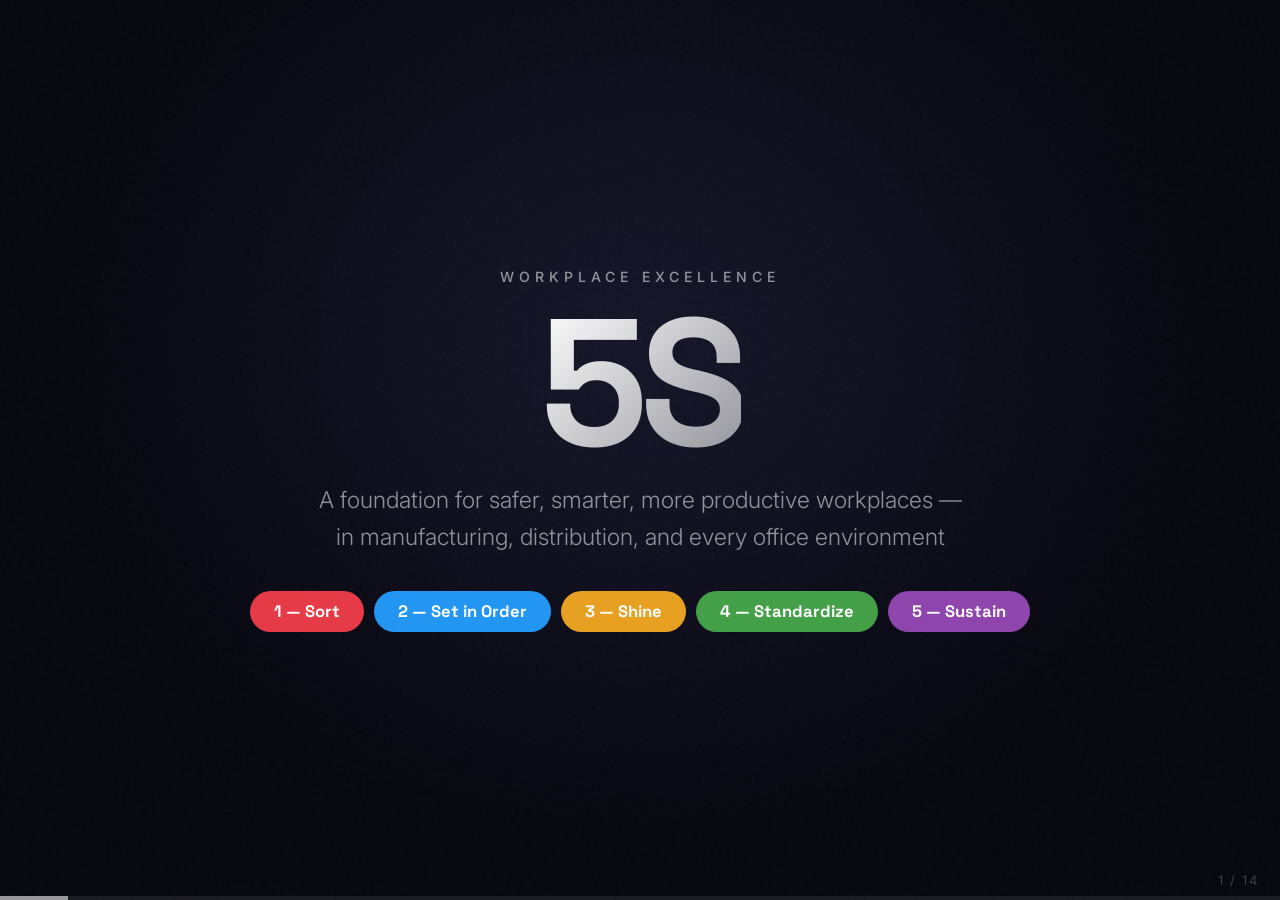
<file: 5s/index.html>
<!DOCTYPE html>
<html lang="en">
<head>
    <meta charset="UTF-8">
    <meta name="viewport" content="width=device-width, initial-scale=1.0, user-scalable=no">
    <title>5S — Workplace Excellence</title>
    <link rel="preconnect" href="https://fonts.googleapis.com">
    <link href="https://fonts.googleapis.com/css2?family=Space+Grotesk:wght@400;500;600;700;800&family=Inter:wght@300;400;500;600&display=swap" rel="stylesheet">
    <style>
        *, *::before, *::after { margin: 0; padding: 0; box-sizing: border-box; }

        :root {
            --bg: #07070F;
            --panel: rgba(255,255,255,0.045);
            --panel-border: rgba(255,255,255,0.09);
            --text: #F2F2F7;
            --muted: rgba(242,242,247,0.58);
        }

        html, body {
            width: 100%; height: 100%;
            overflow: hidden;
            background: var(--bg);
            color: var(--text);
            font-family: 'Inter', -apple-system, sans-serif;
            -webkit-font-smoothing: antialiased;
        }

        /* Subtle grain overlay */
        body::after {
            content: '';
            position: fixed;
            inset: 0;
            opacity: 0.025;
            background-image: url("data:image/svg+xml,%3Csvg viewBox='0 0 256 256' xmlns='http://www.w3.org/2000/svg'%3E%3Cfilter id='n'%3E%3CfeTurbulence type='fractalNoise' baseFrequency='0.85' numOctaves='4' stitchTiles='stitch'/%3E%3C/filter%3E%3Crect width='100%25' height='100%25' filter='url(%23n)'/%3E%3C/svg%3E");
            pointer-events: none;
            z-index: 9998;
        }

        /* ======================== SLIDESHOW ======================== */
        #slideshow {
            position: relative;
            width: 100vw;
            height: 100vh;
        }

        .slide {
            position: absolute;
            inset: 0;
            opacity: 0;
            transform: scale(0.985);
            transition: opacity 0.75s ease, transform 0.75s ease;
            pointer-events: none;
            display: flex;
            flex-direction: column;
        }

        .slide.active {
            opacity: 1;
            transform: scale(1);
            pointer-events: all;
        }

        /* ======================== PROGRESS BAR ======================== */
        #progress-track {
            position: fixed;
            bottom: 0; left: 0;
            width: 100%; height: 4px;
            background: rgba(255,255,255,0.08);
            z-index: 9999;
        }

        #progress-fill {
            height: 100%;
            width: 0%;
            background: rgba(255,255,255,0.55);
            will-change: width;
        }

        #slide-counter {
            position: fixed;
            bottom: 12px; right: 22px;
            font-size: 13px;
            letter-spacing: 1.5px;
            color: rgba(255,255,255,0.22);
            z-index: 9999;
        }

        /* ======================== NAVIGATION ======================== */
        #nav-prev, #nav-next {
            position: fixed;
            top: 0; height: 100%;
            width: 10%;
            z-index: 100;
            display: flex;
            align-items: center;
            cursor: pointer;
        }

        #nav-prev { left: 0; justify-content: flex-start; padding-left: 18px; }
        #nav-next { right: 0; justify-content: flex-end; padding-right: 18px; }

        .nav-arrow {
            width: 50px; height: 50px;
            border-radius: 50%;
            background: rgba(255,255,255,0.07);
            border: 1px solid rgba(255,255,255,0.12);
            color: rgba(255,255,255,0.55);
            font-size: 20px;
            display: flex;
            align-items: center;
            justify-content: center;
            opacity: 0;
            transition: opacity 0.3s;
        }

        #nav-prev:hover .nav-arrow,
        #nav-next:hover .nav-arrow { opacity: 1; }

        #fs-btn {
            position: fixed;
            top: 16px; right: 16px;
            z-index: 9999;
            background: rgba(255,255,255,0.06);
            border: 1px solid rgba(255,255,255,0.1);
            color: rgba(255,255,255,0.35);
            padding: 8px 11px;
            border-radius: 8px;
            cursor: pointer;
            font-size: 14px;
            opacity: 0;
            transition: opacity 0.3s;
        }

        body:hover #fs-btn { opacity: 1; }

        /* ======================== TITLE SLIDE ======================== */
        .slide-title {
            background: radial-gradient(ellipse at 50% 38%, #16162a 0%, #07070F 65%);
            align-items: center;
            justify-content: center;
            gap: 22px;
            text-align: center;
        }

        .title-eyebrow {
            font-size: clamp(14px, 1.1vw, 18px);
            letter-spacing: 5px;
            text-transform: uppercase;
            color: var(--muted);
            font-weight: 500;
        }

        .title-main {
            font-family: 'Space Grotesk', sans-serif;
            font-size: clamp(100px, 18vw, 180px);
            font-weight: 800;
            letter-spacing: -8px;
            line-height: 0.85;
            background: linear-gradient(135deg, #ffffff 0%, rgba(255,255,255,0.55) 100%);
            -webkit-background-clip: text;
            -webkit-text-fill-color: transparent;
            background-clip: text;
        }

        .title-sub {
            font-size: clamp(18px, 1.8vw, 26px);
            color: var(--muted);
            font-weight: 300;
            max-width: 660px;
            line-height: 1.6;
        }

        .s-pills {
            display: flex;
            gap: 10px;
            flex-wrap: wrap;
            justify-content: center;
            margin-top: 14px;
        }

        .s-pill {
            padding: 10px 24px;
            border-radius: 100px;
            font-family: 'Space Grotesk', sans-serif;
            font-weight: 700;
            font-size: clamp(14px, 1.3vw, 18px);
            color: white;
        }

        /* ======================== OVERVIEW SLIDE ======================== */
        .slide-overview {
            padding: 44px 52px 56px;
            gap: 26px;
        }

        .overview-header { text-align: center; }

        .overview-header h2 {
            font-family: 'Space Grotesk', sans-serif;
            font-size: clamp(30px, 3.4vw, 50px);
            font-weight: 700;
            letter-spacing: -1px;
        }

        .overview-header p {
            font-size: clamp(16px, 1.5vw, 22px);
            color: var(--muted);
            margin-top: 10px;
            max-width: 780px;
            margin-left: auto;
            margin-right: auto;
            line-height: 1.6;
        }

        .overview-grid {
            display: grid;
            grid-template-columns: repeat(5, 1fr);
            gap: 16px;
            flex: 1;
        }

        .overview-card {
            background: var(--panel);
            border: 1px solid var(--panel-border);
            border-top: 4px solid var(--card-color, rgba(255,255,255,0.3));
            border-radius: 14px;
            padding: 26px 20px;
            display: flex;
            flex-direction: column;
            gap: 10px;
        }

        .overview-card .s-num {
            font-family: 'Space Grotesk', sans-serif;
            font-size: clamp(48px, 5.5vw, 72px);
            font-weight: 800;
            color: var(--card-color);
            line-height: 1;
        }

        .overview-card .s-name {
            font-family: 'Space Grotesk', sans-serif;
            font-size: clamp(18px, 1.8vw, 24px);
            font-weight: 700;
        }

        .overview-card .s-japanese {
            font-size: clamp(13px, 1.1vw, 16px);
            color: var(--muted);
            letter-spacing: 1px;
        }

        .overview-card .s-desc {
            font-size: clamp(13px, 1.2vw, 17px);
            color: var(--muted);
            line-height: 1.6;
            flex: 1;
            margin-top: 6px;
        }

        /* ======================== CONCEPT SLIDE ======================== */
        .slide-concept {
            display: grid;
            grid-template-columns: 1fr 1fr;
            height: 100%;
        }

        .concept-left {
            position: relative;
            display: flex;
            flex-direction: column;
            justify-content: center;
            padding: 60px 52px;
            gap: 22px;
            overflow: hidden;
        }

        .concept-left::before {
            content: '';
            position: absolute;
            inset: 0;
            background: radial-gradient(ellipse at 90% 50%, var(--pillar-color) 0%, transparent 60%);
            opacity: 0.07;
            pointer-events: none;
        }

        .concept-ghost-num {
            font-family: 'Space Grotesk', sans-serif;
            font-size: clamp(140px, 22vw, 260px);
            font-weight: 800;
            line-height: 1;
            opacity: 0.08;
            position: absolute;
            top: -20px;
            right: 10px;
            color: var(--pillar-color);
            pointer-events: none;
            user-select: none;
        }

        .concept-eyebrow {
            font-size: clamp(13px, 1.1vw, 16px);
            letter-spacing: 4px;
            text-transform: uppercase;
            color: var(--muted);
            font-weight: 600;
            position: relative;
        }

        .concept-name {
            font-family: 'Space Grotesk', sans-serif;
            font-size: clamp(56px, 7.5vw, 96px);
            font-weight: 800;
            letter-spacing: -2px;
            line-height: 0.95;
            color: var(--pillar-color);
            position: relative;
        }

        .concept-japanese {
            font-size: clamp(16px, 1.5vw, 20px);
            color: var(--pillar-color);
            opacity: 0.65;
            position: relative;
            letter-spacing: 1.5px;
        }

        .concept-tagline {
            font-size: clamp(20px, 2.1vw, 28px);
            font-weight: 300;
            line-height: 1.45;
            position: relative;
            padding-left: 20px;
            border-left: 3px solid var(--pillar-color);
            color: rgba(242,242,247,0.9);
            margin-top: 6px;
        }

        .concept-right {
            padding: 56px 52px 56px 44px;
            display: flex;
            flex-direction: column;
            justify-content: center;
            gap: 22px;
            background: rgba(255,255,255,0.018);
            border-left: 1px solid var(--panel-border);
        }

        .concept-right-label {
            font-size: clamp(12px, 1vw, 15px);
            letter-spacing: 4px;
            text-transform: uppercase;
            color: var(--muted);
            font-weight: 600;
        }

        .concept-points {
            list-style: none;
            display: flex;
            flex-direction: column;
            gap: 18px;
        }

        .concept-points li {
            display: flex;
            gap: 16px;
            align-items: flex-start;
            font-size: clamp(17px, 1.7vw, 24px);
            line-height: 1.5;
            color: rgba(242,242,247,0.88);
        }

        .concept-dot {
            width: 8px;
            height: 8px;
            border-radius: 50%;
            background: var(--pillar-color);
            flex-shrink: 0;
            margin-top: 9px;
        }

        .concept-quote {
            margin-top: 4px;
            padding: 20px 22px;
            background: var(--panel);
            border-radius: 10px;
            border-left: 3px solid var(--pillar-color);
            font-size: clamp(15px, 1.4vw, 19px);
            font-style: italic;
            color: var(--muted);
            line-height: 1.6;
        }

        /* ======================== EXAMPLES SLIDE ======================== */
        .slide-examples {
            padding: 38px 52px 56px;
            gap: 22px;
        }

        .examples-header {
            display: flex;
            align-items: center;
            gap: 16px;
        }

        .pillar-tag {
            padding: 6px 18px;
            border-radius: 100px;
            font-family: 'Space Grotesk', sans-serif;
            font-weight: 700;
            font-size: clamp(14px, 1.2vw, 17px);
            color: white;
            flex-shrink: 0;
        }

        .examples-header h2 {
            font-family: 'Space Grotesk', sans-serif;
            font-size: clamp(26px, 3vw, 40px);
            font-weight: 700;
            letter-spacing: -0.5px;
        }

        .examples-cols {
            display: grid;
            grid-template-columns: repeat(3, 1fr);
            gap: 20px;
            flex: 1;
        }

        .env-card {
            background: var(--panel);
            border: 1px solid var(--panel-border);
            border-radius: 14px;
            padding: 26px 24px;
            display: flex;
            flex-direction: column;
            gap: 18px;
        }

        .env-header {
            display: flex;
            align-items: center;
            gap: 12px;
            border-bottom: 1px solid var(--panel-border);
            padding-bottom: 14px;
        }

        .env-icon { font-size: 28px; }

        .env-name {
            font-family: 'Space Grotesk', sans-serif;
            font-size: clamp(18px, 1.9vw, 26px);
            font-weight: 700;
        }

        .env-section {
            display: flex;
            flex-direction: column;
            gap: 10px;
        }

        .env-section-label {
            font-size: clamp(12px, 0.9vw, 15px);
            letter-spacing: 3px;
            text-transform: uppercase;
            font-weight: 700;
        }

        .env-section-label.spot { color: #E8705A; }
        .env-section-label.fix  { color: #5AB87A; }

        .env-items {
            list-style: none;
            display: flex;
            flex-direction: column;
            gap: 10px;
        }

        .env-items li {
            display: flex;
            gap: 10px;
            align-items: flex-start;
            font-size: clamp(15px, 1.55vw, 21px);
            line-height: 1.45;
            color: rgba(242,242,247,0.85);
        }

        .env-items.spot li::before {
            content: '◉';
            flex-shrink: 0;
            color: #E8705A;
            font-size: 10px;
            margin-top: 5px;
        }

        .env-items.fix li::before {
            content: '✓';
            flex-shrink: 0;
            color: #5AB87A;
            font-size: 14px;
            margin-top: 2px;
        }

        /* ======================== WHY SLIDE ======================== */
        .slide-why {
            align-items: center;
            justify-content: center;
            gap: 36px;
            padding: 56px;
            text-align: center;
            background: radial-gradient(ellipse at 50% 30%, #141428 0%, #07070F 65%);
        }

        .why-header h2 {
            font-family: 'Space Grotesk', sans-serif;
            font-size: clamp(38px, 5.5vw, 72px);
            font-weight: 800;
            letter-spacing: -2px;
        }

        .why-header p {
            font-size: clamp(16px, 1.6vw, 22px);
            color: var(--muted);
            margin-top: 12px;
            max-width: 700px;
            line-height: 1.6;
        }

        .why-grid {
            display: grid;
            grid-template-columns: repeat(4, 1fr);
            gap: 20px;
            width: 100%;
            max-width: 1120px;
        }

        .why-card {
            background: var(--panel);
            border: 1px solid var(--panel-border);
            border-radius: 14px;
            padding: 32px 20px;
            display: flex;
            flex-direction: column;
            align-items: center;
            gap: 12px;
            text-align: center;
        }

        .why-icon { font-size: 36px; }

        .why-label {
            font-family: 'Space Grotesk', sans-serif;
            font-size: clamp(20px, 2.2vw, 28px);
            font-weight: 700;
        }

        .why-desc {
            font-size: clamp(14px, 1.35vw, 18px);
            color: var(--muted);
            line-height: 1.6;
        }

        /* ======================== CTA SLIDE ======================== */
        .slide-cta {
            background: radial-gradient(ellipse at 50% 45%, #141428 0%, #07070F 65%);
            align-items: center;
            justify-content: center;
            gap: 30px;
            padding: 56px;
            text-align: center;
        }

        .cta-header h2 {
            font-family: 'Space Grotesk', sans-serif;
            font-size: clamp(50px, 7vw, 90px);
            font-weight: 800;
            letter-spacing: -3px;
        }

        .cta-header p {
            font-size: clamp(17px, 1.7vw, 22px);
            color: var(--muted);
            margin-top: 12px;
            max-width: 620px;
            line-height: 1.6;
        }

        .cta-cards {
            display: grid;
            grid-template-columns: repeat(3, 1fr);
            gap: 20px;
            max-width: 1040px;
            width: 100%;
        }

        .cta-card {
            background: var(--panel);
            border: 1px solid var(--panel-border);
            border-radius: 14px;
            padding: 28px 24px;
            display: flex;
            flex-direction: column;
            gap: 12px;
            align-items: flex-start;
            text-align: left;
        }

        .cta-num {
            font-family: 'Space Grotesk', sans-serif;
            font-size: clamp(48px, 5.5vw, 72px);
            font-weight: 800;
            opacity: 0.18;
            line-height: 1;
        }

        .cta-title {
            font-family: 'Space Grotesk', sans-serif;
            font-size: clamp(18px, 1.8vw, 24px);
            font-weight: 700;
        }

        .cta-desc {
            font-size: clamp(15px, 1.4vw, 19px);
            color: var(--muted);
            line-height: 1.55;
        }

        .cta-footer {
            font-size: clamp(15px, 1.4vw, 19px);
            color: var(--muted);
            max-width: 640px;
            line-height: 1.7;
        }

        .cta-footer strong { color: var(--text); }
    </style>
</head>
<body>

<div id="slideshow"></div>

<div id="progress-track">
    <div id="progress-fill"></div>
</div>

<div id="slide-counter"></div>

<div id="nav-prev"><div class="nav-arrow">&#8592;</div></div>
<div id="nav-next"><div class="nav-arrow">&#8594;</div></div>

<button id="fs-btn" title="Fullscreen (F)">&#x26F6;</button>

<script>
// ============================================================
// CONFIGURATION
// ============================================================
const SLIDE_DURATION = 20000; // ms — 20 seconds per slide for factory reading

// ============================================================
// CONTENT DATA
// ============================================================
const pillars = [
    {
        id: 'sort', num: '1', japanese: 'Seiri', name: 'Sort', color: '#E63946',
        tagline: 'Remove what doesn\'t belong. Keep only what is truly needed.',
        points: [
            'Evaluate every item: Does it need to be here? Is it needed now?',
            'Use Red Tags to flag items for evaluation — not immediate removal',
            'Establish a holding zone: 30 days to decide, then it goes',
            'If it has no purpose, it has no place in the workspace'
        ],
        quote: '"When in doubt, move it out." — 5S Principle',
        examples: {
            manufacturing: {
                icon: '⚙️',
                spot: [
                    'Tools not used in 30+ days still taking up workstation space',
                    'Broken fixtures or gauges stored "just in case" with no action plan'
                ],
                fix: [
                    'Run a Red Tag event — evaluate everything in the zone as a team',
                    'Set a 30-day rule: unused items are relocated or removed, no exceptions'
                ]
            },
            distribution: {
                icon: '📦',
                spot: [
                    'Damaged pallets piling up near active receiving and staging areas',
                    'Obsolete label versions mixed in with current stock at pick locations'
                ],
                fix: [
                    'Separate quarantine zone for damaged goods — completely away from active ops',
                    'Weekly dock walk: anything broken or obsolete gets tagged and dispositioned'
                ]
            },
            office: {
                icon: '💼',
                spot: [
                    'Shared drive folders full of files no one has opened in years',
                    'Outdated forms and old templates still circulating by habit'
                ],
                fix: [
                    'Annual digital Red Tag: every shared folder reviewed and cleaned',
                    'Attach expiration dates to all forms, templates, and policy documents'
                ]
            }
        }
    },
    {
        id: 'set', num: '2', japanese: 'Seiton', name: 'Set in Order', color: '#2196F3',
        tagline: 'A place for everything. Everything in its place.',
        points: [
            'The 30-Second Rule: anyone should locate any item in under 30 seconds',
            'Visual management makes the right place obvious — labels, markings, shadow boards',
            'Design storage around frequency: most-used items closest, least-used furthest',
            'The correct location should be obvious. The wrong location should feel wrong.'
        ],
        quote: '"You shouldn\'t have to think about where something goes. It should be obvious."',
        examples: {
            manufacturing: {
                icon: '⚙️',
                spot: [
                    'Operators spending more than 30 seconds searching for common tools',
                    'WIP accumulating wherever floor space exists — no designated zones'
                ],
                fix: [
                    'Shadow boards with tool outlines at every workstation — missing is visible',
                    'Floor tape zones for WIP, scrap, and finished goods — enforced every shift'
                ]
            },
            distribution: {
                icon: '📦',
                spot: [
                    'Pick locations changed without signage updates — pickers learn the hard way',
                    'Similar products in adjacent slots causing consistent mis-picks'
                ],
                fix: [
                    'Slotting strategy: place by pick frequency and weight — heaviest at mid-shelf',
                    'Color-coded rack sections by product family with photo pick aids at location'
                ]
            },
            office: {
                icon: '💼',
                spot: [
                    '"Where\'s the latest version?" asked multiple times a day — by everyone',
                    'Shared supplies borrowed without being returned to their designated location'
                ],
                fix: [
                    'Shared drive structure with clear folder hierarchy — posted and enforced',
                    'Labeled supply stations with visible quantities and a reorder trigger point'
                ]
            }
        }
    },
    {
        id: 'shine', num: '3', japanese: 'Seiso', name: 'Shine', color: '#E8A020',
        tagline: 'Clean to inspect. Inspect to detect.',
        points: [
            'Cleaning is an inspection process — not just a housekeeping task',
            'Grime and clutter hide problems before they become failures or injuries',
            'Every area has a named owner — accountability drives consistency',
            'Daily resets prevent gradual decay — small habits beat large cleanups'
        ],
        quote: '"A clean machine tells you when something is wrong. A dirty one hides it."',
        examples: {
            manufacturing: {
                icon: '⚙️',
                spot: [
                    'Machine leaks hidden under accumulated grime and coolant buildup',
                    'Floor oil slicks ignored until someone slips or a product is contaminated'
                ],
                fix: [
                    'Daily machine wipe-down at shift start and end — cleaning reveals leaks early',
                    'Filter change schedules posted at each machine — reviewed during every audit'
                ]
            },
            distribution: {
                icon: '📦',
                spot: [
                    'Dock floor debris creating active trip and slip hazards around traffic areas',
                    'Conveyor accumulating dust near sensors — causing jams and slowdowns'
                ],
                fix: [
                    'End-of-shift floor sweep is non-negotiable: 5 minutes, every shift, signed',
                    'Weekly conveyor and sensor cleaning with compressed air — logged and tracked'
                ]
            },
            office: {
                icon: '💼',
                spot: [
                    'Desk clutter burying urgent items — "I forgot about that email" is a symptom',
                    'Shared spaces left in disarray after use — break rooms, conference rooms, desks'
                ],
                fix: [
                    'End-of-day desk reset: clear to a clean baseline in under two minutes',
                    'Shared space protocol posted in every common area — everyone is responsible'
                ]
            }
        }
    },
    {
        id: 'standardize', num: '4', japanese: 'Seiketsu', name: 'Standardize', color: '#43A047',
        tagline: 'Make the right way the easy way.',
        points: [
            'Codify Sort, Set in Order, and Shine into visible, written standards',
            'SOPs belong at the point of use — not in a binder on someone\'s desk',
            'Standards eliminate variation between operators, shifts, and locations',
            'When everyone works the same right way, problems become immediately visible'
        ],
        quote: '"A standard that is not written and posted is not a standard at all."',
        examples: {
            manufacturing: {
                icon: '⚙️',
                spot: [
                    'Shift A and Shift B set up the same machine differently — quality varies accordingly',
                    'No visual reference at the machine — operators rely on memory and habit'
                ],
                fix: [
                    'Laminated visual SOP at each workstation — photo-based, not text-heavy binders',
                    'Shift handoff checklist signed by outgoing and confirmed by incoming operator'
                ]
            },
            distribution: {
                icon: '📦',
                spot: [
                    'Receiving quality varies based entirely on who shows up that day',
                    'Label placement inconsistent across packers — causing downstream scan failures'
                ],
                fix: [
                    'Laminated receiving checklist at every dock door — same process, every time',
                    'Label placement guide with exact position posted visibly at every packing station'
                ]
            },
            office: {
                icon: '💼',
                spot: [
                    'Proposals and reports look different depending on who wrote them',
                    'Onboarding is "follow someone around and figure it out" — knowledge stays tribal'
                ],
                fix: [
                    'Document templates for every common output — stored where everyone can find them',
                    'Written onboarding checklist with assigned mentors — consistent from day one'
                ]
            }
        }
    },
    {
        id: 'sustain', num: '5', japanese: 'Shitsuke', name: 'Sustain', color: '#8E44AD',
        tagline: '5S is not a project. It\'s a culture.',
        points: [
            'Discipline is a system — build it into daily routines, not willpower',
            'Regular audits make accountability visible and continuous',
            'Leadership must be seen participating — adoption follows the example set at the top',
            'Recognize improvement publicly — what gets celebrated gets repeated'
        ],
        quote: '"The best 5S programs don\'t just maintain the standard — they continuously raise it."',
        examples: {
            manufacturing: {
                icon: '⚙️',
                spot: [
                    '5S board last updated two months ago — scores never posted or discussed',
                    '"We tried that before" is the default response to every new improvement idea'
                ],
                fix: [
                    'Weekly 5S walk-through by supervisor — scored, posted, and briefly discussed',
                    'Quarterly recognition for the best improvement idea by team or work area'
                ]
            },
            distribution: {
                icon: '📦',
                spot: [
                    '5S standards visibly relax the moment order volume spikes — consistency breaks first',
                    'New employees never shown the standards — they pick up habits from those around them'
                ],
                fix: [
                    '5S walkthrough is part of every new hire\'s first day — the standard, not optional',
                    'Shift-change 5S check: outgoing operator signs off, incoming operator confirms'
                ]
            },
            office: {
                icon: '💼',
                spot: [
                    'Good practices developed by one team never make it to any other team',
                    '"That\'s just how it\'s done here" ends every improvement conversation before it starts'
                ],
                fix: [
                    'Monthly 15-minute process improvement stand-up — every team, no exceptions',
                    'Visible suggestion channel: anonymous submissions, reviewed by leadership weekly'
                ]
            }
        }
    }
];

// ============================================================
// RENDER FUNCTIONS
// ============================================================
function renderTitle() {
    return `<div class="slide slide-title">
        <p class="title-eyebrow">Workplace Excellence</p>
        <h1 class="title-main">5S</h1>
        <p class="title-sub">A foundation for safer, smarter, more productive workplaces — in manufacturing, distribution, and every office environment</p>
        <div class="s-pills">
            ${pillars.map(p => `<div class="s-pill" style="background:${p.color}">${p.num} — ${p.name}</div>`).join('')}
        </div>
    </div>`;
}

function renderOverview() {
    return `<div class="slide slide-overview">
        <div class="overview-header">
            <h2>Five Steps. One Standard. Lasting Impact.</h2>
            <p>5S is a workplace organization method proven in manufacturing, distribution, and offices worldwide. Each S builds on the last — together they eliminate hidden waste and unlock potential already inside your operation.</p>
        </div>
        <div class="overview-grid">
            ${pillars.map(p => `
                <div class="overview-card" style="--card-color:${p.color}">
                    <div class="s-num">${p.num}</div>
                    <div>
                        <div class="s-name">${p.name}</div>
                        <div class="s-japanese">${p.japanese}</div>
                    </div>
                    <div class="s-desc">${p.tagline}</div>
                </div>
            `).join('')}
        </div>
    </div>`;
}

function renderConcept(p) {
    return `<div class="slide slide-concept" style="--pillar-color:${p.color}">
        <div class="concept-left">
            <div class="concept-ghost-num">${p.num}</div>
            <div class="concept-eyebrow">The ${['1st','2nd','3rd','4th','5th'][p.num-1]} S</div>
            <div class="concept-name">${p.name}</div>
            <div class="concept-japanese">${p.japanese}</div>
            <div class="concept-tagline">${p.tagline}</div>
        </div>
        <div class="concept-right">
            <div class="concept-right-label">What this means</div>
            <ul class="concept-points">
                ${p.points.map(pt => `<li><span class="concept-dot"></span><span>${pt}</span></li>`).join('')}
            </ul>
            <div class="concept-quote">${p.quote}</div>
        </div>
    </div>`;
}

function renderExamples(p) {
    const envs = ['manufacturing', 'distribution', 'office'];
    const labels = { manufacturing: 'Manufacturing', distribution: 'Distribution', office: 'Office' };

    return `<div class="slide slide-examples">
        <div class="examples-header">
            <div class="pillar-tag" style="background:${p.color}">${p.name}</div>
            <h2>${p.name} — Across Your Workplace</h2>
        </div>
        <div class="examples-cols">
            ${envs.map(key => {
                const d = p.examples[key];
                return `<div class="env-card">
                    <div class="env-header">
                        <span class="env-icon">${d.icon}</span>
                        <span class="env-name">${labels[key]}</span>
                    </div>
                    <div class="env-section">
                        <div class="env-section-label spot">Spot It</div>
                        <ul class="env-items spot">
                            ${d.spot.map(s => `<li>${s}</li>`).join('')}
                        </ul>
                    </div>
                    <div class="env-section">
                        <div class="env-section-label fix">Fix It</div>
                        <ul class="env-items fix">
                            ${d.fix.map(f => `<li>${f}</li>`).join('')}
                        </ul>
                    </div>
                </div>`;
            }).join('')}
        </div>
    </div>`;
}

function renderWhy() {
    const cards = [
        { icon: '🛡️', label: 'Safety', color: '#E63946',
          desc: 'Organized spaces eliminate trip hazards, mark critical points, and surface problems before they cause injury or damage.' },
        { icon: '✅', label: 'Quality', color: '#43A047',
          desc: 'Standards reduce variation between people and shifts. When everyone works the same right way, defects become visible.' },
        { icon: '⚡', label: 'Efficiency', color: '#2196F3',
          desc: 'Time spent searching, fixing mislabeled items, or redoing undocumented work is pure waste. 5S eliminates it at the source.' },
        { icon: '🙌', label: 'Morale', color: '#8E44AD',
          desc: 'People do their best work in organized environments. Pride in the workplace drives pride in the work itself.' }
    ];

    return `<div class="slide slide-why">
        <div class="why-header">
            <h2>Why 5S Changes Everything</h2>
            <p>Waste costs money. Disorder costs time. Both cost more than most organizations realize. 5S makes the hidden visible — so it can be fixed.</p>
        </div>
        <div class="why-grid">
            ${cards.map(c => `
                <div class="why-card">
                    <div class="why-icon">${c.icon}</div>
                    <div class="why-label" style="color:${c.color}">${c.label}</div>
                    <div class="why-desc">${c.desc}</div>
                </div>
            `).join('')}
        </div>
    </div>`;
}

function renderCTA() {
    return `<div class="slide slide-cta">
        <div class="cta-header">
            <h2>Start Today</h2>
            <p>5S doesn't require a project team or a budget. It starts with awareness — and one decision at a time.</p>
        </div>
        <div class="cta-cards">
            <div class="cta-card">
                <div class="cta-num" style="color:#E63946">1</div>
                <div class="cta-title">Look at your space differently</div>
                <div class="cta-desc">Walk your area and ask: Is everything here truly needed? Is it in its right place? Is it clean enough that a problem would be obvious?</div>
            </div>
            <div class="cta-card">
                <div class="cta-num" style="color:#2196F3">2</div>
                <div class="cta-title">Pick one thing and fix it</div>
                <div class="cta-desc">You don't need to fix everything today. Find the most obvious gap in your area and address it. Then do it again tomorrow. Small changes compound.</div>
            </div>
            <div class="cta-card">
                <div class="cta-num" style="color:#43A047">3</div>
                <div class="cta-title">Raise what you see</div>
                <div class="cta-desc">If you spot a problem you can't fix alone, name it and raise it. Improvement ideas from the people doing the work are the most valuable ones here.</div>
            </div>
        </div>
        <div class="cta-footer">
            Waste costs money. Disorder costs time. Both cost more than most people realize.<br>
            <strong>The goal is a workplace where every person can do their best work, every day.</strong>
        </div>
    </div>`;
}

// ============================================================
// SLIDESHOW ENGINE
// ============================================================
function buildSlides() {
    const out = [{ type: 'title' }, { type: 'overview' }];
    for (const p of pillars) {
        out.push({ type: 'concept', pillar: p });
        out.push({ type: 'examples', pillar: p });
    }
    out.push({ type: 'why' });
    out.push({ type: 'cta' });
    return out;
}

const slides = buildSlides();
let currentIdx = 0;
let autoTimer = null;
let rafId = null;
let progressStart = null;

function renderAllSlides() {
    const container = document.getElementById('slideshow');
    container.innerHTML = slides.map((s, i) => {
        let html = '';
        switch (s.type) {
            case 'title':    html = renderTitle(); break;
            case 'overview': html = renderOverview(); break;
            case 'concept':  html = renderConcept(s.pillar); break;
            case 'examples': html = renderExamples(s.pillar); break;
            case 'why':      html = renderWhy(); break;
            case 'cta':      html = renderCTA(); break;
        }
        return html.replace(/^<div class="slide/, `<div data-idx="${i}" class="slide`);
    }).join('');
}

function showSlide(idx) {
    document.querySelectorAll('#slideshow > .slide').forEach((el, i) => {
        el.classList.toggle('active', i === idx);
    });
    document.getElementById('slide-counter').textContent = `${idx + 1} / ${slides.length}`;
    currentIdx = idx;
    startProgress();
}

function startProgress() {
    const fill = document.getElementById('progress-fill');
    fill.style.width = '0%';
    clearTimeout(autoTimer);
    cancelAnimationFrame(rafId);
    progressStart = performance.now();

    function tick(now) {
        const elapsed = now - progressStart;
        fill.style.width = Math.min(100, (elapsed / SLIDE_DURATION) * 100) + '%';
        if (elapsed < SLIDE_DURATION) rafId = requestAnimationFrame(tick);
    }

    rafId = requestAnimationFrame(tick);
    autoTimer = setTimeout(() => showSlide((currentIdx + 1) % slides.length), SLIDE_DURATION);
}

function jump(idx) {
    clearTimeout(autoTimer);
    cancelAnimationFrame(rafId);
    showSlide(idx);
}

// ============================================================
// INIT + EVENTS
// ============================================================
document.addEventListener('DOMContentLoaded', () => {
    renderAllSlides();
    showSlide(0);

    document.getElementById('nav-prev').addEventListener('click', () => jump((currentIdx - 1 + slides.length) % slides.length));
    document.getElementById('nav-next').addEventListener('click', () => jump((currentIdx + 1) % slides.length));

    document.addEventListener('keydown', (e) => {
        if (e.key === 'ArrowRight' || e.key === ' ') { e.preventDefault(); jump((currentIdx + 1) % slides.length); }
        else if (e.key === 'ArrowLeft') jump((currentIdx - 1 + slides.length) % slides.length);
        else if (e.key === 'f' || e.key === 'F') toggleFullscreen();
    });

    let touchStartX = 0;
    document.addEventListener('touchstart', (e) => { touchStartX = e.touches[0].clientX; }, { passive: true });
    document.addEventListener('touchend', (e) => {
        const dx = e.changedTouches[0].clientX - touchStartX;
        if (Math.abs(dx) > 60) jump(dx < 0 ? (currentIdx + 1) % slides.length : (currentIdx - 1 + slides.length) % slides.length);
    }, { passive: true });

    document.getElementById('fs-btn').addEventListener('click', toggleFullscreen);
});

function toggleFullscreen() {
    if (!document.fullscreenElement) document.documentElement.requestFullscreen?.().catch(() => {});
    else document.exitFullscreen?.();
}
</script>
</body>
</html>
</file>
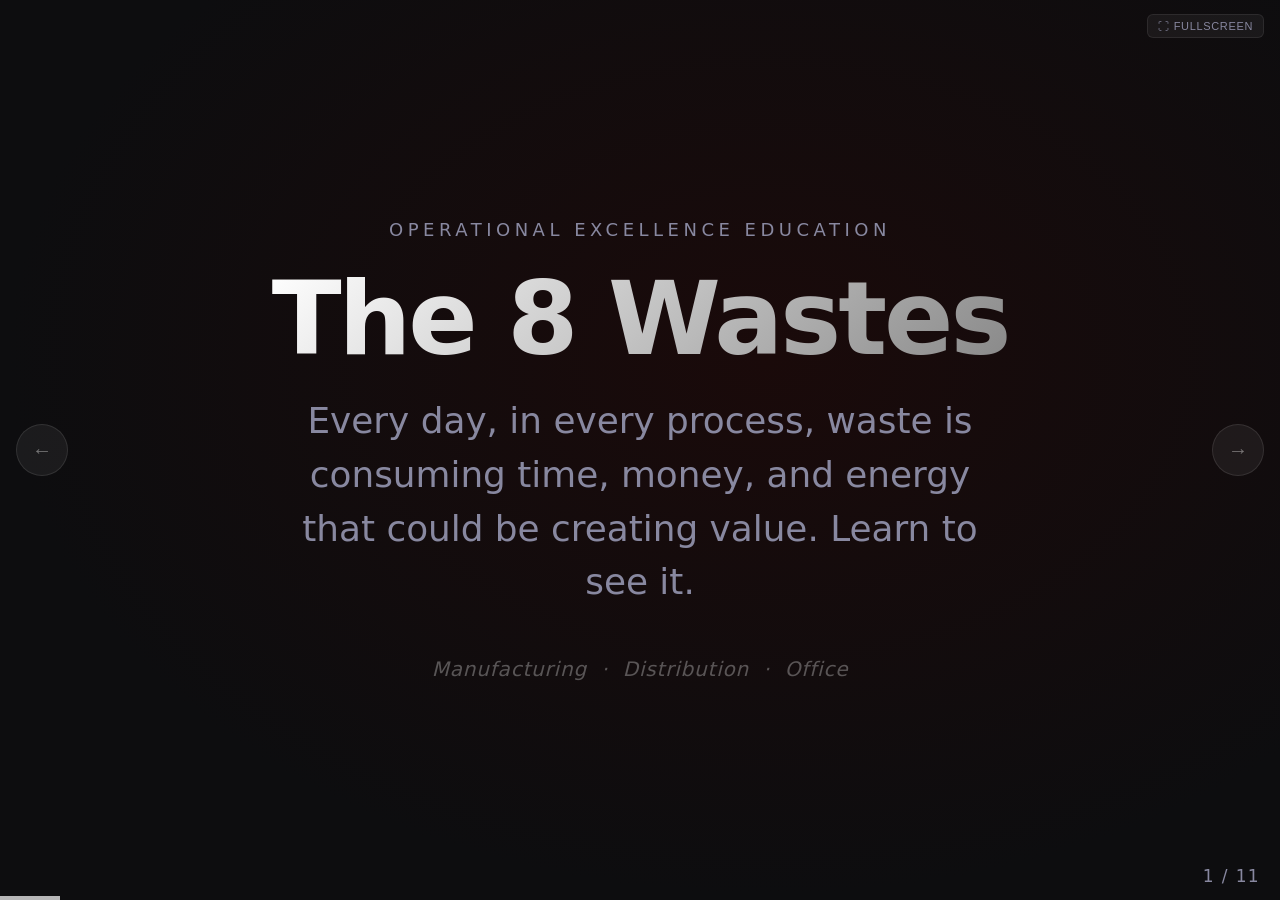
<file: 8wastes/index.html>
<!DOCTYPE html>
<html lang="en">
<head>
<meta charset="UTF-8">
<meta name="viewport" content="width=device-width, initial-scale=1.0">
<title>The 8 Wastes — Know the Enemy</title>
<style>
  *, *::before, *::after { box-sizing: border-box; margin: 0; padding: 0; }

  :root {
    --c-bg: #0d0d0f;
    --c-surface: #16161a;
    --c-border: #2a2a30;
    --c-text: #f0f0f5;
    --c-muted: #8888a0;
    --accent: #ffffff;
    --slide-duration: 22000;
  }

  html, body {
    width: 100%; height: 100%;
    background: var(--c-bg);
    color: var(--c-text);
    font-family: -apple-system, 'Segoe UI', system-ui, sans-serif;
    overflow: hidden;
    cursor: none;
  }

  /* SLIDE CONTAINER */
  #kiosk {
    width: 100vw; height: 100vh;
    position: relative;
    overflow: hidden;
  }

  .slide {
    position: absolute;
    inset: 0;
    display: flex;
    flex-direction: column;
    opacity: 0;
    transform: translateX(60px);
    transition: opacity 0.6s ease, transform 0.6s ease;
    pointer-events: none;
  }
  .slide.active {
    opacity: 1;
    transform: translateX(0);
    pointer-events: auto;
  }
  .slide.exit {
    opacity: 0;
    transform: translateX(-60px);
    transition: opacity 0.5s ease, transform 0.5s ease;
  }

  /* PROGRESS BAR */
  #progress-bar {
    position: fixed;
    bottom: 0; left: 0;
    height: 4px;
    background: var(--accent);
    width: 0%;
    transition: width linear;
    z-index: 100;
    opacity: 0.7;
  }

  /* SLIDE COUNT */
  #slide-count {
    position: fixed;
    bottom: 14px; right: 20px;
    font-size: 17px;
    color: var(--c-muted);
    z-index: 100;
    letter-spacing: 0.08em;
  }

  /* NAV ARROWS */
  .nav-btn {
    position: fixed;
    top: 50%; transform: translateY(-50%);
    width: 52px; height: 52px;
    background: rgba(255,255,255,0.06);
    border: 1px solid rgba(255,255,255,0.1);
    border-radius: 50%;
    display: flex; align-items: center; justify-content: center;
    cursor: pointer;
    z-index: 100;
    color: rgba(255,255,255,0.4);
    font-size: 20px;
    transition: background 0.2s, color 0.2s;
  }
  .nav-btn:hover { background: rgba(255,255,255,0.12); color: white; }
  #nav-prev { left: 16px; }
  #nav-next { right: 16px; }

  /* FULLSCREEN BTN */
  #fs-btn {
    position: fixed;
    top: 14px; right: 16px;
    background: rgba(255,255,255,0.05);
    border: 1px solid rgba(255,255,255,0.08);
    border-radius: 6px;
    color: var(--c-muted);
    font-size: 11px;
    padding: 5px 10px;
    cursor: pointer;
    z-index: 100;
    letter-spacing: 0.06em;
    text-transform: uppercase;
  }
  #fs-btn:hover { background: rgba(255,255,255,0.1); color: var(--c-text); }

  /* ─── SLIDE TYPES ─────────────────────────────────────────── */

  /* TITLE SLIDE */
  .slide-title {
    align-items: center;
    justify-content: center;
    text-align: center;
    padding: 60px;
    background: radial-gradient(ellipse at 60% 40%, #1a0a0a 0%, #0d0d0f 70%);
  }
  .title-eyebrow {
    font-size: 18px;
    letter-spacing: 0.25em;
    text-transform: uppercase;
    color: var(--c-muted);
    margin-bottom: 28px;
  }
  .title-main {
    font-size: clamp(64px, 8vw, 108px);
    font-weight: 800;
    line-height: 1;
    letter-spacing: -0.03em;
    background: linear-gradient(135deg, #ffffff 0%, #888888 100%);
    -webkit-background-clip: text;
    -webkit-text-fill-color: transparent;
    background-clip: text;
    margin-bottom: 24px;
  }
  .title-sub {
    font-size: clamp(24px, 2.8vw, 36px);
    color: var(--c-muted);
    max-width: 700px;
    line-height: 1.5;
    font-weight: 400;
  }
  .title-stat {
    margin-top: 48px;
    font-size: 20px;
    color: rgba(255,255,255,0.3);
    font-style: italic;
    letter-spacing: 0.04em;
  }

  /* DOWNTIME OVERVIEW */
  .slide-overview {
    padding: 50px 60px 60px;
    justify-content: center;
  }
  .overview-header {
    text-align: center;
    margin-bottom: 40px;
  }
  .overview-title {
    font-size: clamp(16px, 1.8vw, 22px);
    letter-spacing: 0.2em;
    text-transform: uppercase;
    color: var(--c-muted);
    margin-bottom: 10px;
  }
  .overview-word {
    font-size: clamp(44px, 6vw, 80px);
    font-weight: 800;
    letter-spacing: 0.15em;
    line-height: 1;
  }
  .overview-grid {
    display: grid;
    grid-template-columns: repeat(4, 1fr);
    gap: 14px;
  }
  .overview-card {
    background: var(--c-surface);
    border: 1px solid var(--c-border);
    border-radius: 12px;
    padding: 20px 16px;
    text-align: center;
    transition: transform 0.2s;
    border-top: 3px solid var(--card-accent, #444);
  }
  .overview-letter {
    font-size: 48px;
    font-weight: 800;
    line-height: 1;
    color: var(--card-accent, #888);
    margin-bottom: 6px;
  }
  .overview-name {
    font-size: 18px;
    font-weight: 600;
    color: var(--c-text);
    margin-bottom: 6px;
  }
  .overview-def {
    font-size: 14px;
    color: var(--c-muted);
    line-height: 1.4;
  }

  /* WASTE SLIDE */
  .slide-waste {
    padding: 0;
    flex-direction: row;
  }
  .waste-sidebar {
    width: 250px;
    min-width: 250px;
    display: flex;
    flex-direction: column;
    align-items: center;
    justify-content: center;
    padding: 40px 20px;
    background: var(--waste-color, #333);
    position: relative;
    overflow: hidden;
  }
  .waste-sidebar::before {
    content: '';
    position: absolute;
    inset: -20px;
    background: radial-gradient(ellipse at center, rgba(255,255,255,0.08) 0%, transparent 70%);
  }
  .waste-big-letter {
    font-size: 155px;
    font-weight: 900;
    line-height: 1;
    color: rgba(255,255,255,0.15);
    position: absolute;
    top: 10px;
    right: -10px;
    letter-spacing: -0.05em;
  }
  .waste-letter-front {
    font-size: 120px;
    font-weight: 900;
    line-height: 1;
    color: white;
    position: relative;
    z-index: 1;
    text-shadow: 0 4px 30px rgba(0,0,0,0.3);
  }
  .waste-name-sidebar {
    font-size: 20px;
    font-weight: 700;
    color: rgba(255,255,255,0.9);
    text-align: center;
    margin-top: 10px;
    position: relative;
    z-index: 1;
    letter-spacing: 0.05em;
    text-transform: uppercase;
  }
  .waste-number {
    position: absolute;
    bottom: 16px;
    font-size: 15px;
    color: rgba(255,255,255,0.4);
    letter-spacing: 0.1em;
    z-index: 1;
  }

  .waste-main {
    flex: 1;
    display: flex;
    flex-direction: column;
    padding: 24px 36px 18px;
    overflow: hidden;
  }
  .waste-def {
    font-size: clamp(22px, 2.4vw, 30px);
    font-weight: 500;
    line-height: 1.4;
    color: var(--c-text);
    margin-bottom: 8px;
    max-width: 900px;
  }
  .waste-stat {
    font-size: 16px;
    color: var(--waste-color);
    font-style: italic;
    margin-bottom: 16px;
    padding-left: 14px;
    border-left: 3px solid var(--waste-color);
  }

  .env-grid {
    display: grid;
    grid-template-columns: repeat(3, 1fr);
    gap: 12px;
    margin-bottom: 12px;
  }
  .env-card {
    background: var(--c-surface);
    border: 1px solid var(--c-border);
    border-radius: 10px;
    padding: 14px 16px;
  }
  .env-label {
    font-size: 13px;
    font-weight: 700;
    letter-spacing: 0.16em;
    text-transform: uppercase;
    color: var(--waste-color);
    margin-bottom: 10px;
    display: flex;
    align-items: center;
    gap: 6px;
  }
  .env-label span { opacity: 0.6; font-size: 18px; }
  .env-list {
    list-style: none;
    display: flex;
    flex-direction: column;
    gap: 9px;
  }
  .env-list li {
    font-size: 17px;
    color: rgba(240,240,245,0.85);
    line-height: 1.35;
    padding-left: 16px;
    position: relative;
  }
  .env-list li::before {
    content: '›';
    position: absolute;
    left: 0;
    color: var(--waste-color);
    font-weight: 700;
    font-size: 20px;
    line-height: 1.1;
  }

  .action-grid {
    display: grid;
    grid-template-columns: 1fr 1fr;
    gap: 12px;
  }
  .action-card {
    background: var(--c-surface);
    border: 1px solid var(--c-border);
    border-radius: 10px;
    padding: 14px 18px;
  }
  .action-label {
    font-size: 13px;
    font-weight: 700;
    letter-spacing: 0.16em;
    text-transform: uppercase;
    margin-bottom: 10px;
  }
  .action-label.spot { color: #fbbf24; }
  .action-label.fix { color: #34d399; }
  .action-list {
    list-style: none;
    display: flex;
    flex-direction: column;
    gap: 8px;
  }
  .action-list li {
    font-size: 16px;
    color: rgba(240,240,245,0.8);
    line-height: 1.35;
    padding-left: 18px;
    position: relative;
  }
  .action-list.spot li::before { content: '●'; position: absolute; left: 0; color: #fbbf24; font-size: 8px; top: 5px; }
  .action-list.fix li::before  { content: '●'; position: absolute; left: 0; color: #34d399; font-size: 8px; top: 5px; }

  /* CLOSING SLIDE */
  .slide-close {
    align-items: center;
    justify-content: center;
    text-align: center;
    padding: 60px;
    background: radial-gradient(ellipse at 40% 60%, #020b10 0%, #0d0d0f 70%);
  }
  .close-eyebrow {
    font-size: 18px;
    letter-spacing: 0.2em;
    text-transform: uppercase;
    color: var(--c-muted);
    margin-bottom: 24px;
  }
  .close-headline {
    font-size: clamp(40px, 5.5vw, 72px);
    font-weight: 800;
    line-height: 1.1;
    letter-spacing: -0.02em;
    max-width: 820px;
    margin-bottom: 28px;
  }
  .close-headline em {
    font-style: normal;
    background: linear-gradient(90deg, #3b82f6, #8b5cf6, #ec4899);
    -webkit-background-clip: text;
    -webkit-text-fill-color: transparent;
    background-clip: text;
  }
  .close-body {
    font-size: clamp(20px, 2.2vw, 26px);
    color: var(--c-muted);
    max-width: 760px;
    line-height: 1.55;
    margin-bottom: 48px;
  }
  .close-cards {
    display: flex;
    gap: 20px;
    justify-content: center;
  }
  .close-card {
    background: var(--c-surface);
    border: 1px solid var(--c-border);
    border-radius: 12px;
    padding: 22px 28px;
    text-align: left;
    max-width: 220px;
  }
  .close-card-icon { font-size: 36px; margin-bottom: 12px; }
  .close-card-title { font-size: 20px; font-weight: 700; margin-bottom: 8px; }
  .close-card-body { font-size: 16px; color: var(--c-muted); line-height: 1.5; }
</style>
</head>
<body>

<div id="kiosk"></div>

<div id="progress-bar"></div>
<div id="slide-count"></div>

<button class="nav-btn" id="nav-prev" onclick="go(-1)">&#8592;</button>
<button class="nav-btn" id="nav-next" onclick="go(1)">&#8594;</button>
<button id="fs-btn" onclick="toggleFS()">&#x26F6; Fullscreen</button>

<script>
const WASTES = [
  {
    letter: 'D', name: 'Defects', color: '#ef4444',
    def: 'Any output that does not meet requirements — forcing rework, repair, scrapping, or correction.',
    stat: 'Rework and scrap can consume 20–30% of production capacity in manufacturers that have not addressed root causes.',
    envs: [
      { label: 'Manufacturing', icon: '⚙', examples: [
        'Machined parts out of tolerance requiring rework',
        'Welds that fail inspection and need grinding',
        'Assembly errors discovered at final test',
        'Surface finish defects from worn tooling'
      ]},
      { label: 'Distribution', icon: '📦', examples: [
        'Orders picked with wrong items or quantities',
        'Damaged goods from improper packaging',
        'Mislabeled shipments triggering returns',
        'Inbound receipts with incorrect counts'
      ]},
      { label: 'Office', icon: '💼', examples: [
        'Reports with data errors requiring revision',
        'Purchase orders with wrong pricing or items',
        'Data entry mistakes that cascade downstream',
        'Emails sent to the wrong recipient'
      ]}
    ],
    spot: [
      'Rework stations with growing backlogs',
      'Quality hold areas or "reject" red bins',
      'Complaints from the next process or customer',
      'High scrap rates on production reports'
    ],
    fix: [
      'Mistake-proofing (poka-yoke) at the source',
      'Standard work instructions with visual aids',
      'First-time quality checks before passing work on',
      'Root cause analysis — fix the process, not just the symptom'
    ]
  },
  {
    letter: 'O', name: 'Overproduction', color: '#f97316',
    def: 'Making more than is needed, faster than needed, or before the next step is ready to use it.',
    stat: 'Often called the "mother of all waste" — overproduction generates and conceals almost every other waste on this list.',
    envs: [
      { label: 'Manufacturing', icon: '⚙', examples: [
        'Running equipment to keep operators busy between orders',
        'Batch processing parts before downstream is ready',
        'Building to forecast when orders haven\'t been placed',
        'Over-producing to hit efficiency metrics'
      ]},
      { label: 'Distribution', icon: '📦', examples: [
        'Pre-packing orders before dock space is available',
        'Picking an entire wave before staging area is clear',
        'Printing labels before items are confirmed received',
        'Staging trucks before drivers are scheduled'
      ]},
      { label: 'Office', icon: '💼', examples: [
        'Generating reports that nobody reads or acts on',
        'Adding detail to presentations beyond what was asked',
        'Sending emails CC\'ing people who don\'t need them',
        'Entering data into systems before it\'s actually needed'
      ]}
    ],
    spot: [
      'Large piles of WIP between workstations',
      'Finished goods storage at capacity',
      'Long lead times despite everyone being "busy"',
      'Work piling up at downstream steps'
    ],
    fix: [
      'Produce only when pulled by the next step (pull system)',
      'Smaller batch sizes matched to actual demand',
      'Level and pace production to takt time',
      'Challenge every "build ahead" habit — ask who is waiting for it right now'
    ]
  },
  {
    letter: 'W', name: 'Waiting', color: '#eab308',
    def: 'Any time people, equipment, or materials sit idle while waiting for the next step to begin.',
    stat: 'In most manufacturing and office processes, the product or work request spends 80–95% of its time waiting — not being worked on.',
    envs: [
      { label: 'Manufacturing', icon: '⚙', examples: [
        'Operators waiting for material delivery or tooling changes',
        'Equipment downtime while maintenance is located',
        'Parts staged waiting for quality sign-off',
        'Machines idle waiting for the previous operation to finish'
      ]},
      { label: 'Distribution', icon: '📦', examples: [
        'Trucks queued at dock doors with no open door assigned',
        'Pickers waiting for the WMS to update or print labels',
        'Staff waiting for supervisor approval to proceed',
        'Inbound product waiting for a putaway location to be assigned'
      ]},
      { label: 'Office', icon: '💼', examples: [
        'Waiting days for an email reply before work can proceed',
        'Meetings that start 10–15 minutes late',
        'Approvals bottlenecked at one person\'s inbox',
        'Waiting for slow systems or applications to load'
      ]}
    ],
    spot: [
      'People watching machines or watching a screen',
      'Empty hands between clearly defined tasks',
      'Queues of work visible at certain stations or inboxes',
      'Recurring "I\'m waiting on..." in standup or status meetings'
    ],
    fix: [
      'Cross-train to eliminate single-person bottlenecks',
      'Preventive maintenance to reduce unplanned downtime',
      'Pre-stage materials and information before the work starts',
      'Define clear response time expectations for approvals'
    ]
  },
  {
    letter: 'N', name: 'Non-Utilized Talent', color: '#22c55e',
    def: 'Failing to use the knowledge, skills, creativity, and improvement ideas of the people doing the work every day.',
    stat: 'Companies with active employee improvement programs generate 3–5x more actionable ideas per year — and resolve problems faster because the people closest to them are involved.',
    envs: [
      { label: 'Manufacturing', icon: '⚙', examples: [
        'Experienced machinists with no channel to suggest process improvements',
        'Operators who spot recurring problems but have no way to report them',
        'Skills and certifications going unused due to rigid job classifications',
        'Frontline workers excluded from layout or tool selection decisions'
      ]},
      { label: 'Distribution', icon: '📦', examples: [
        'Experienced pickers with slotting ideas who are never asked',
        'Supervisors who identify inefficiencies but have no improvement process to plug into',
        'Bilingual staff whose language skills go unused for signage and training',
        'Seasonal workers who notice problems but feel too temporary to say anything'
      ]},
      { label: 'Office', icon: '💼', examples: [
        'Employees who see better ways to work but fear speaking up',
        'Skills gained at prior jobs never applied here',
        'Training completed but roles don\'t allow application',
        'Customer-facing staff with market intelligence that never reaches leadership'
      ]}
    ],
    spot: [
      'High turnover — people leave when they feel unheard',
      '"That\'s not my job" or "nobody would listen anyway"',
      'Same problems recurring despite frontline awareness',
      'No formal idea capture or follow-through process'
    ],
    fix: [
      'Regular frontline improvement huddles (15 minutes, weekly)',
      'Idea submission process with committed follow-through',
      'Cross-functional project teams that include operators',
      'Publicly recognize suggestions that get implemented — even small ones'
    ]
  },
  {
    letter: 'T', name: 'Transportation', color: '#3b82f6',
    def: 'Moving materials, products, or information more than is necessary — every extra move adds cost, risk, and delay without adding value.',
    stat: 'Transportation never makes a product better. It only risks damaging it, losing it, or delaying it.',
    envs: [
      { label: 'Manufacturing', icon: '⚙', examples: [
        'Moving WIP across the facility to a distant operation',
        'Routing parts through a central inspection area after every step',
        'Staging areas located far from point of use',
        'Forklifts making laps to deliver small quantities to multiple lines'
      ]},
      { label: 'Distribution', icon: '📦', examples: [
        'Product touching: receiving → bulk storage → reserve → pick → stage → load',
        'Cross-docking inefficiencies that add a put-and-pull step',
        'Long travel paths because high-velocity items are not near shipping',
        'Moving product from dock to floor and back again during inventory'
      ]},
      { label: 'Office', icon: '💼', examples: [
        'Files passed through multiple desks before any action is taken',
        'Documents emailed → printed → signed → scanned → re-emailed',
        'Work traveling between buildings for review that could be done remotely',
        'Approvals requiring physical presence rather than digital sign-off'
      ]}
    ],
    spot: [
      'Forklifts or carts constantly moving material with no clear destination',
      'Long travel paths visible on a floor map or spaghetti diagram',
      'Documents with multiple "forwarded from" chains or routing stamps',
      'Items handled more than once before reaching their next operation'
    ],
    fix: [
      'Value stream map to make every transport step visible — then challenge each one',
      'Cellular layout: co-locate sequential operations',
      'Digital workflows to eliminate physical document movement entirely',
      'Flow-through and cross-dock design for high-velocity distribution items'
    ]
  },
  {
    letter: 'I', name: 'Excess Inventory', color: '#8b5cf6',
    def: 'Holding more materials, work-in-process, or finished goods than is needed to support current demand.',
    stat: 'Excess inventory typically costs 25–30% of its own value per year in carrying costs — space, handling, obsolescence, and working capital.',
    envs: [
      { label: 'Manufacturing', icon: '⚙', examples: [
        'Months of raw material staged on the production floor',
        'Large WIP buffers parked between operations "just in case"',
        'Finished goods warehouse full while some items are on backorder',
        'Spare parts stockpile with items that haven\'t been used in years'
      ]},
      { label: 'Distribution', icon: '📦', examples: [
        'Overstock creating congestion in pick aisles',
        'Obsolete SKUs occupying prime slotting locations',
        'Safety stock set far beyond actual demand variation',
        'Seasonal returns stored with no clear disposition plan'
      ]},
      { label: 'Office', icon: '💼', examples: [
        'Stacks of pending work that obscure what is actually urgent',
        'Redundant data stored across multiple systems and spreadsheets',
        'Outdated forms still printed and stocked at every workstation',
        'Email inboxes with thousands of unread or unprocessed messages'
      ]}
    ],
    spot: [
      'Storage areas that are always full — no open locations',
      'Materials sitting with no clear label, owner, or expected use date',
      'High inventory carrying costs on financial reports',
      'Items expiring, becoming obsolete, or damaged before use'
    ],
    fix: [
      'Demand-driven replenishment — kanban cards, min/max levels',
      'Regular inventory audits and structured purge cycles',
      'Supplier consignment for high-cost, slow-moving items',
      '5S to expose clutter and force disposition decisions'
    ]
  },
  {
    letter: 'M', name: 'Motion', color: '#ec4899',
    def: 'Unnecessary physical movement by people in the course of doing their work — reaching, bending, searching, walking extra steps.',
    stat: 'Workers in poorly organized environments often walk 8–12 miles per day beyond what the work actually requires.',
    envs: [
      { label: 'Manufacturing', icon: '⚙', examples: [
        'Reaching or bending repeatedly for tools not stored at point of use',
        'Walking to a shared tool crib multiple times per shift',
        'Re-handling parts because staging is not at the right height or location',
        'Searching for gauges, fixtures, or consumables during setup'
      ]},
      { label: 'Distribution', icon: '📦', examples: [
        'Pickers traveling excessive distances per pick due to poor slotting',
        'High-velocity items placed in low-ergonomic shelf positions',
        'Returning to the start of an aisle for forgotten items',
        'Scanning equipment stored away from the pick path'
      ]},
      { label: 'Office', icon: '💼', examples: [
        'Walking to a shared printer multiple times daily for small print jobs',
        'Searching through filing cabinets or shared drives for documents',
        'Navigating a cluttered desk to find tools needed every hour',
        'Multiple mouse-clicks and screen navigation to reach a common function'
      ]}
    ],
    spot: [
      'Trace paths on a floor map (spaghetti diagram) — the tangle shows the waste',
      'Ergonomic strain reports or musculoskeletal complaints',
      'Excessive steps counted per unit of output',
      'Operators visibly searching rather than working'
    ],
    fix: [
      '5S workplace organization — a place for everything, everything in its place',
      'Shadow boards and point-of-use storage for tools',
      'ABC slotting: high-velocity items in the ergonomic "golden zone"',
      'Digital documents and shortcuts to eliminate physical search'
    ]
  },
  {
    letter: 'E', name: 'Extra Processing', color: '#06b6d4',
    def: 'Doing more work than the customer or the next step requires — redundant steps, over-engineering, unnecessary approvals, and reformatting.',
    stat: 'In most processes, value-added time is less than 5% of total lead time. The rest is waste — and extra processing hides inside that number.',
    envs: [
      { label: 'Manufacturing', icon: '⚙', examples: [
        'Polishing or finishing surfaces the customer will never see',
        'Holding tighter tolerances than the print or customer requires',
        'Cleaning parts that will be cleaned again in the next operation',
        'Multiple quality checks on the same characteristic'
      ]},
      { label: 'Distribution', icon: '📦', examples: [
        'Counting product multiple times between receiving and shipping',
        'Double-verifying orders that an automated scan already confirmed',
        'Repackaging product that will ship the same day anyway',
        'Generating paper documentation for digital-only transactions'
      ]},
      { label: 'Office', icon: '💼', examples: [
        'Reports that include columns nobody ever reads or uses',
        'Multiple levels of approval for purchases under $50',
        'Re-entering data from one system into another by hand',
        'Formatting documents to standards that exist only by habit'
      ]}
    ],
    spot: [
      'Steps in a process map that draw a blank when you ask "who needs this?"',
      'Redundant checks or sign-offs that duplicate upstream verification',
      'Work that gets undone or redone by the next person in line',
      '"We\'ve always done it this way" as the only explanation for a step'
    ],
    fix: [
      'Process map every step and ask: does the customer pay for this?',
      'Eliminate duplicate approvals — one point of accountability',
      'Automate repetitive data reformatting and entry',
      'Set minimum viable documentation standards — enough, not more'
    ]
  }
];

// ─── BUILD SLIDES ────────────────────────────────────────────────
const kiosk = document.getElementById('kiosk');

const slides = [];

// Slide 0 — Title
slides.push(buildTitle());

// Slide 1 — DOWNTIME Overview
slides.push(buildOverview());

// Slides 2-9 — Wastes
WASTES.forEach((w, i) => slides.push(buildWaste(w, i)));

// Slide 10 — Close
slides.push(buildClose());

slides.forEach(s => kiosk.appendChild(s));

function buildTitle() {
  const el = document.createElement('div');
  el.className = 'slide slide-title';
  el.innerHTML = `
    <p class="title-eyebrow">Operational Excellence Education</p>
    <h1 class="title-main">The 8 Wastes</h1>
    <p class="title-sub">Every day, in every process, waste is consuming time, money, and energy that could be creating value. Learn to see it.</p>
    <p class="title-stat">Manufacturing &nbsp;·&nbsp; Distribution &nbsp;·&nbsp; Office</p>
  `;
  return el;
}

function buildOverview() {
  const colors = WASTES.map(w => w.color);
  const el = document.createElement('div');
  el.className = 'slide slide-overview';
  el.innerHTML = `
    <div class="overview-header">
      <p class="overview-title">The 8 Wastes — Remember with</p>
      <div class="overview-word">${WASTES.map((w,i) => `<span style="color:${w.color}">${w.letter}</span>`).join('')}<span style="color:#555">...</span></div>
    </div>
    <div class="overview-grid">
      ${WASTES.map(w => `
        <div class="overview-card" style="--card-accent:${w.color}">
          <div class="overview-letter">${w.letter}</div>
          <div class="overview-name">${w.name}</div>
          <div class="overview-def">${w.def.split(' ').slice(0,12).join(' ')}…</div>
        </div>
      `).join('')}
    </div>
  `;
  return el;
}

function buildWaste(w, i) {
  const el = document.createElement('div');
  el.className = 'slide slide-waste';
  el.style.setProperty('--waste-color', w.color);
  el.innerHTML = `
    <div class="waste-sidebar" style="background: linear-gradient(160deg, ${w.color}cc, ${w.color}88)">
      <div class="waste-big-letter">${w.letter}</div>
      <div class="waste-letter-front">${w.letter}</div>
      <div class="waste-name-sidebar">${w.name}</div>
      <div class="waste-number">Waste ${i+1} of 8</div>
    </div>
    <div class="waste-main">
      <p class="waste-def">${w.def}</p>
      <p class="waste-stat">${w.stat}</p>
      <div class="env-grid">
        ${w.envs.map(env => `
          <div class="env-card">
            <div class="env-label"><span>${env.icon}</span>${env.label}</div>
            <ul class="env-list">
              ${env.examples.slice(0,3).map(e => `<li>${e}</li>`).join('')}
            </ul>
          </div>
        `).join('')}
      </div>
      <div class="action-grid">
        <div class="action-card">
          <div class="action-label spot">&#128270; How to Spot It</div>
          <ul class="action-list spot">
            ${w.spot.slice(0,3).map(s => `<li>${s}</li>`).join('')}
          </ul>
        </div>
        <div class="action-card">
          <div class="action-label fix">&#128295; How to Fix It</div>
          <ul class="action-list fix">
            ${w.fix.slice(0,3).map(f => `<li>${f}</li>`).join('')}
          </ul>
        </div>
      </div>
    </div>
  `;
  return el;
}

function buildClose() {
  const el = document.createElement('div');
  el.className = 'slide slide-close';
  el.innerHTML = `
    <p class="close-eyebrow">The Opportunity</p>
    <h2 class="close-headline">When we <em>eliminate waste</em>, everyone wins.</h2>
    <p class="close-body">Waste is not someone's fault. It is built into every process that has never been challenged. The people closest to the work are the first to see it — and the best positioned to fix it.</p>
    <div class="close-cards">
      <div class="close-card">
        <div class="close-card-icon">👁</div>
        <div class="close-card-title">See It</div>
        <div class="close-card-body">Learn to recognize waste in your daily work. Every delay, defect, and extra step is a signal.</div>
      </div>
      <div class="close-card">
        <div class="close-card-icon">🗣</div>
        <div class="close-card-title">Name It</div>
        <div class="close-card-body">Call it what it is. "That's a waiting waste." "That's a motion problem." Shared language drives shared action.</div>
      </div>
      <div class="close-card">
        <div class="close-card-icon">🔧</div>
        <div class="close-card-title">Fix It</div>
        <div class="close-card-body">No improvement is too small. One fix, one idea, one conversation — that is how change starts.</div>
      </div>
    </div>
  `;
  return el;
}

// ─── NAVIGATION ──────────────────────────────────────────────────
let current = 0;
let timer = null;
let startTime = null;
let pb = document.getElementById('progress-bar');
let rafId = null;
const DURATION = 22000; // ms per slide

function updateCount() {
  document.getElementById('slide-count').textContent = `${current + 1} / ${slides.length}`;
}

function show(idx) {
  const prev = slides[current];
  prev.classList.remove('active');
  prev.classList.add('exit');
  setTimeout(() => prev.classList.remove('exit'), 600);

  current = ((idx % slides.length) + slides.length) % slides.length;
  slides[current].classList.add('active');
  updateCount();
  startTimer();
}

function go(dir) {
  show(current + dir);
}

function startTimer() {
  clearTimeout(timer);
  cancelAnimationFrame(rafId);
  pb.style.transition = 'none';
  pb.style.width = '0%';
  startTime = performance.now();

  function tick(now) {
    const elapsed = now - startTime;
    const pct = Math.min(elapsed / DURATION * 100, 100);
    pb.style.width = pct + '%';
    if (pct < 100) {
      rafId = requestAnimationFrame(tick);
    }
  }
  rafId = requestAnimationFrame(tick);
  timer = setTimeout(() => go(1), DURATION);
}

// Keyboard nav
document.addEventListener('keydown', e => {
  if (e.key === 'ArrowRight' || e.key === ' ') go(1);
  if (e.key === 'ArrowLeft') go(-1);
  if (e.key === 'f' || e.key === 'F') toggleFS();
});

// Touch nav
let touchStartX = 0;
document.addEventListener('touchstart', e => { touchStartX = e.touches[0].clientX; });
document.addEventListener('touchend', e => {
  const dx = e.changedTouches[0].clientX - touchStartX;
  if (Math.abs(dx) > 50) go(dx < 0 ? 1 : -1);
});

// Fullscreen
function toggleFS() {
  if (!document.fullscreenElement) {
    document.documentElement.requestFullscreen?.();
  } else {
    document.exitFullscreen?.();
  }
}

// Init
slides[0].classList.add('active');
updateCount();
startTimer();
</script>
</body>
</html>
</file>
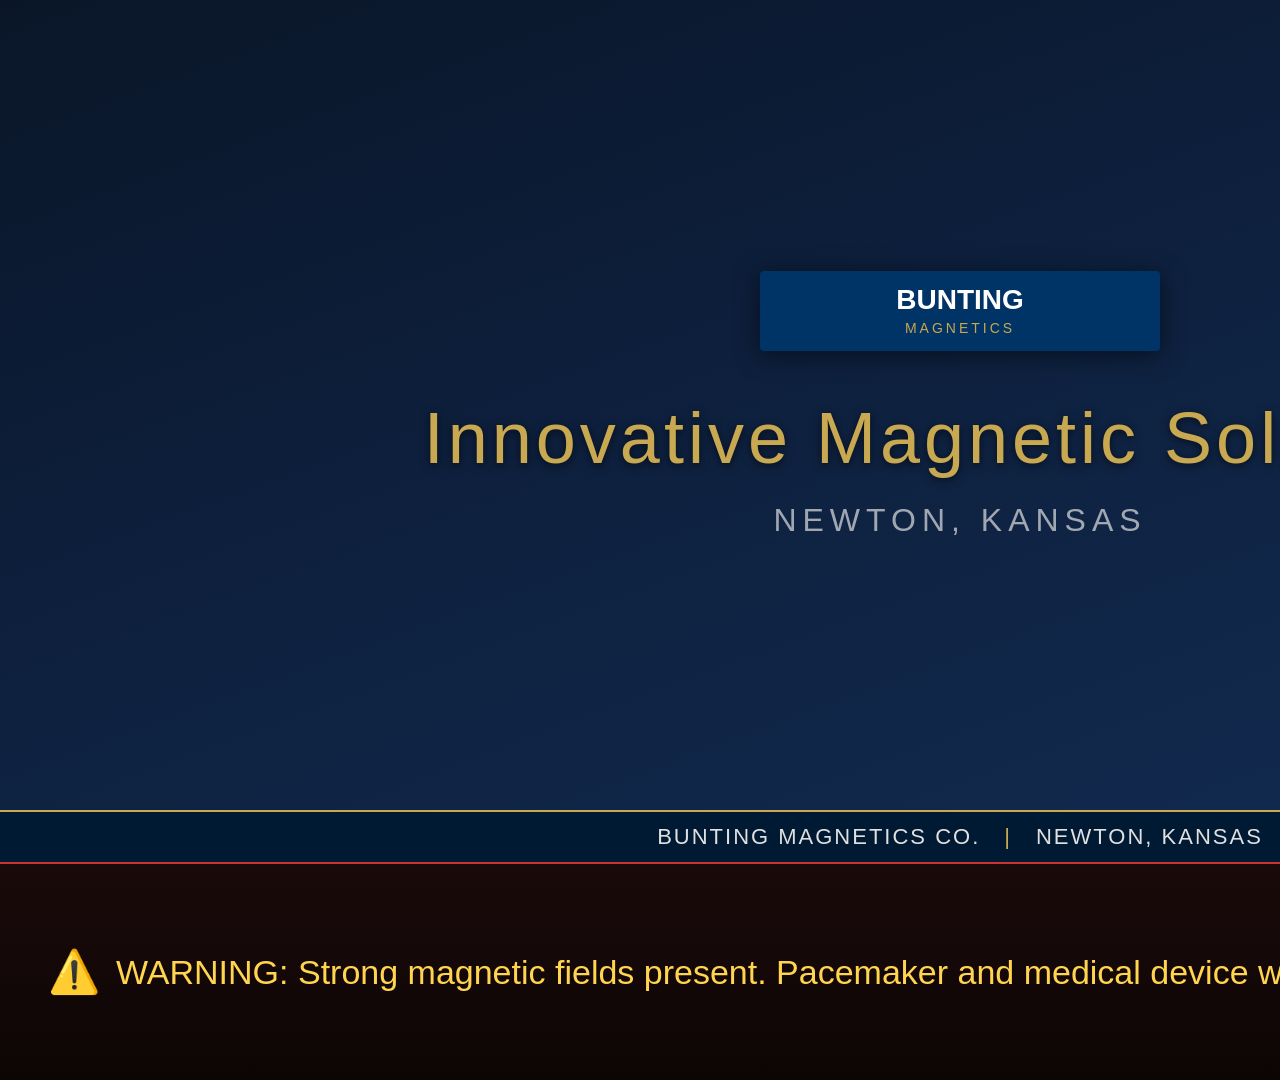
<file: magnet-safety-kiosk/index.html>
<!DOCTYPE html>
<html lang="en">
<head>
  <meta charset="UTF-8">
  <meta name="viewport" content="width=1920">
  <title>Bunting Magnetics — Welcome</title>
  <link rel="stylesheet" href="css/kiosk.css">
</head>
<body>
  <!-- TOP ZONE: Welcome Display -->
  <div id="welcome-zone">
    <div id="slide-container">
      <!-- Default brand slide -->
      <div class="slide active" id="default-slide">
        <div class="logo-container">
          <svg class="bunting-logo" viewBox="0 0 400 80" xmlns="http://www.w3.org/2000/svg">
            <rect width="400" height="80" rx="4" fill="#003366"/>
            <text x="200" y="38" text-anchor="middle" fill="#ffffff" font-family="Arial,sans-serif" font-size="28" font-weight="bold">BUNTING</text>
            <text x="200" y="62" text-anchor="middle" fill="#c8a951" font-family="Arial,sans-serif" font-size="14" letter-spacing="3">MAGNETICS</text>
          </svg>
        </div>
        <h1 id="tagline">Innovative Magnetic Solutions</h1>
        <p class="location">Newton, Kansas</p>
      </div>
      <!-- Visitor slide (hidden by default) -->
      <div class="slide" id="visitor-slide">
        <div class="logo-container">
          <svg class="bunting-logo" viewBox="0 0 400 80" xmlns="http://www.w3.org/2000/svg">
            <rect width="400" height="80" rx="4" fill="#003366"/>
            <text x="200" y="38" text-anchor="middle" fill="#ffffff" font-family="Arial,sans-serif" font-size="28" font-weight="bold">BUNTING</text>
            <text x="200" y="62" text-anchor="middle" fill="#c8a951" font-family="Arial,sans-serif" font-size="14" letter-spacing="3">MAGNETICS</text>
          </svg>
        </div>
        <p class="welcome-label">Welcome to Bunting Magnetics</p>
        <h1 id="visitor-name"></h1>
        <h2 id="visitor-company"></h2>
        <p id="visitor-host" class="host-info"></p>
      </div>
    </div>
  </div>

  <!-- BRAND BAR -->
  <div id="brand-bar">
    <span>Bunting Magnetics Co.</span>
    <span class="separator">|</span>
    <span>Newton, Kansas</span>
  </div>

  <!-- SAFETY TICKER -->
  <div id="ticker-zone">
    <div class="ticker-track" id="ticker-track">
      <!-- Messages injected by JS (duplicated for seamless loop) -->
    </div>
  </div>

  <script src="js/storage.js"></script>
  <script src="js/kiosk.js"></script>
</body>
</html>
</file>
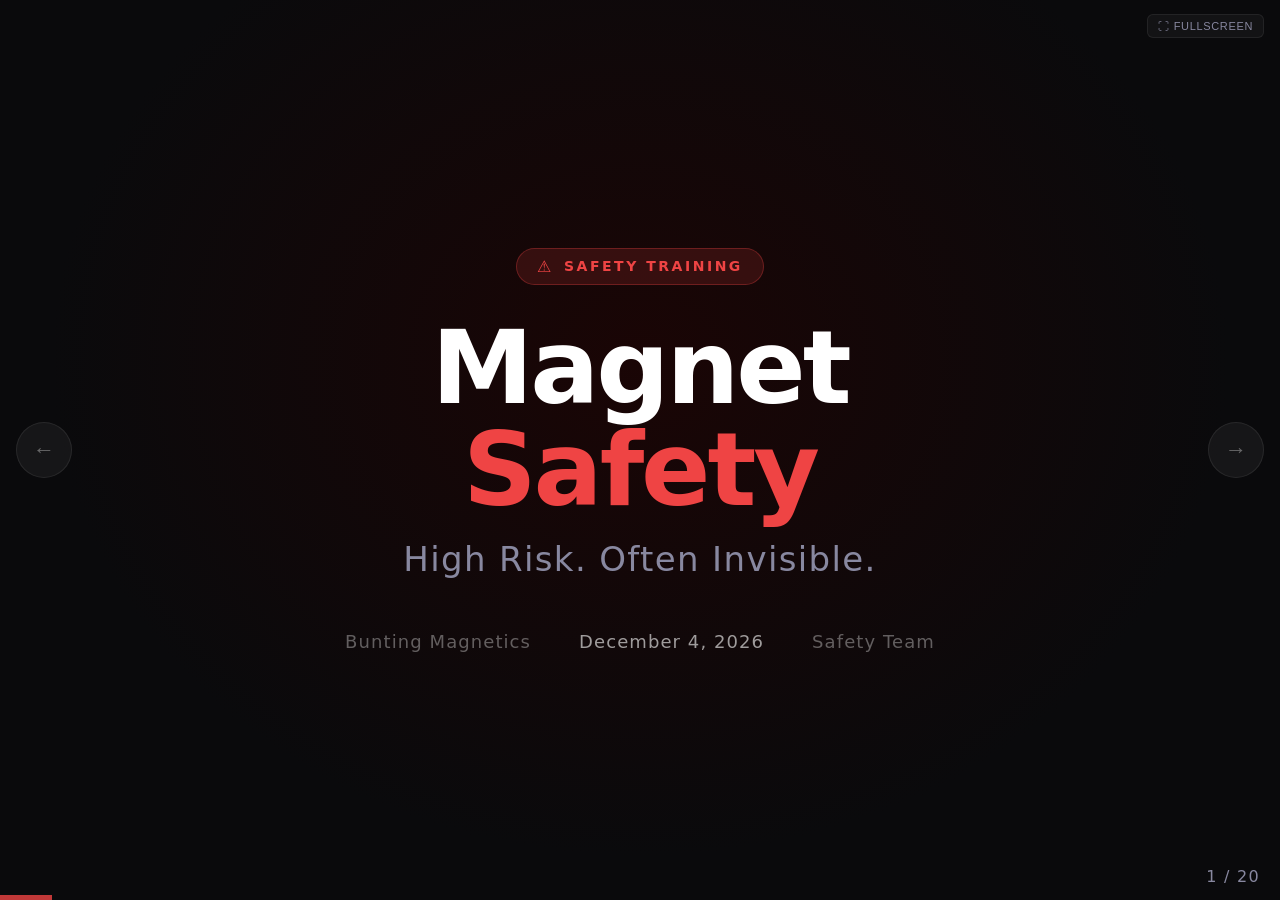
<file: magnet-safety/index.html>
<!DOCTYPE html>
<html lang="en">
<head>
<meta charset="UTF-8">
<meta name="viewport" content="width=device-width, initial-scale=1.0">
<title>Magnet Safety Awareness</title>
<style>
  *, *::before, *::after { box-sizing: border-box; margin: 0; padding: 0; }

  :root {
    --c-bg: #0a0a0c;
    --c-surface: #141418;
    --c-border: #262630;
    --c-text: #f0f0f5;
    --c-muted: #8888a0;
    --red: #ef4444;
    --orange: #f97316;
    --amber: #fbbf24;
    --green: #22c55e;
    --blue: #3b82f6;
  }

  html, body {
    width: 100%; height: 100%;
    background: var(--c-bg);
    color: var(--c-text);
    font-family: -apple-system, 'Segoe UI', system-ui, sans-serif;
    overflow: hidden;
    cursor: none;
  }

  #kiosk { width: 100vw; height: 100vh; position: relative; overflow: hidden; }

  .slide {
    position: absolute; inset: 0;
    display: flex; flex-direction: column;
    opacity: 0; transform: translateX(60px);
    transition: opacity 0.55s ease, transform 0.55s ease;
    pointer-events: none;
  }
  .slide.active { opacity: 1; transform: translateX(0); pointer-events: auto; }
  .slide.exit { opacity: 0; transform: translateX(-60px); transition: opacity 0.45s ease, transform 0.45s ease; }

  /* CHROME */
  #progress-bar {
    position: fixed; bottom: 0; left: 0; height: 5px;
    background: var(--red); width: 0%; z-index: 100; opacity: 0.8;
  }
  #slide-count {
    position: fixed; bottom: 14px; right: 20px;
    font-size: 16px; color: var(--c-muted); z-index: 100; letter-spacing: 0.08em;
  }
  .nav-btn {
    position: fixed; top: 50%; transform: translateY(-50%);
    width: 56px; height: 56px;
    background: rgba(255,255,255,0.05); border: 1px solid rgba(255,255,255,0.08);
    border-radius: 50%; display: flex; align-items: center; justify-content: center;
    cursor: pointer; z-index: 100; color: rgba(255,255,255,0.35);
    font-size: 22px; transition: background 0.2s, color 0.2s;
  }
  .nav-btn:hover { background: rgba(255,255,255,0.12); color: white; }
  #nav-prev { left: 16px; }
  #nav-next { right: 16px; }
  #fs-btn {
    position: fixed; top: 14px; right: 16px;
    background: rgba(255,255,255,0.04); border: 1px solid rgba(255,255,255,0.07);
    border-radius: 6px; color: var(--c-muted); font-size: 11px;
    padding: 5px 10px; cursor: pointer; z-index: 100;
    letter-spacing: 0.06em; text-transform: uppercase;
  }
  #fs-btn:hover { background: rgba(255,255,255,0.1); color: var(--c-text); }

  /* ─── TITLE SLIDE ─── */
  .s-title {
    align-items: center; justify-content: center; text-align: center;
    padding: 60px;
    background: radial-gradient(ellipse at 50% 40%, #1a0505 0%, #0a0a0c 65%);
  }
  .title-badge {
    display: inline-flex; align-items: center; gap: 10px;
    background: rgba(239,68,68,0.15); border: 1px solid rgba(239,68,68,0.3);
    border-radius: 100px; padding: 8px 20px;
    font-size: 14px; font-weight: 700; letter-spacing: 0.18em;
    text-transform: uppercase; color: var(--red); margin-bottom: 32px;
  }
  .title-badge::before { content: '⚠'; font-size: 16px; }
  .title-main {
    font-size: clamp(60px, 8vw, 110px); font-weight: 900;
    line-height: 1; letter-spacing: -0.03em;
    color: #fff; margin-bottom: 18px;
  }
  .title-main span { color: var(--red); }
  .title-sub {
    font-size: clamp(22px, 2.8vw, 34px); color: var(--c-muted);
    letter-spacing: 0.04em; margin-bottom: 52px;
  }
  .title-meta {
    display: flex; gap: 48px; justify-content: center;
    font-size: 18px; color: rgba(255,255,255,0.35);
    letter-spacing: 0.06em;
  }
  .title-meta span { color: rgba(255,255,255,0.6); }

  /* ─── HOOK SLIDE ─── */
  .s-hook {
    align-items: center; justify-content: center;
    padding: 60px 80px;
    background: radial-gradient(ellipse at 40% 55%, #1a0505 0%, #0a0a0c 70%);
  }
  .hook-eyebrow {
    font-size: 16px; letter-spacing: 0.22em; text-transform: uppercase;
    color: var(--red); margin-bottom: 28px; text-align: center;
  }
  .hook-statement {
    font-size: clamp(36px, 5vw, 64px); font-weight: 800;
    line-height: 1.15; letter-spacing: -0.02em; text-align: center;
    max-width: 900px; margin-bottom: 48px;
  }
  .hook-points {
    display: flex; gap: 28px; justify-content: center; flex-wrap: wrap;
  }
  .hook-point {
    background: var(--c-surface); border: 1px solid var(--c-border);
    border-radius: 12px; padding: 20px 26px; max-width: 280px; text-align: center;
  }
  .hook-point-text { font-size: 18px; color: rgba(240,240,245,0.8); line-height: 1.45; }
  .hook-reality {
    margin-top: 40px; text-align: center;
    font-size: 20px; color: var(--amber); font-style: italic;
    padding: 16px 32px; border: 1px solid rgba(251,191,36,0.25);
    border-radius: 8px; background: rgba(251,191,36,0.06);
  }

  /* ─── TYPES SLIDE ─── */
  .s-types {
    padding: 40px 60px;
    justify-content: center;
  }
  .section-eyebrow {
    font-size: 16px; letter-spacing: 0.22em; text-transform: uppercase;
    color: var(--c-muted); margin-bottom: 8px; text-align: center;
  }
  .section-title {
    font-size: clamp(32px, 4.5vw, 54px); font-weight: 800;
    letter-spacing: -0.02em; text-align: center;
    margin-bottom: 36px;
  }
  .types-grid {
    display: grid; grid-template-columns: repeat(3, 1fr); gap: 20px;
    margin-bottom: 28px;
  }
  .type-card {
    background: var(--c-surface); border: 1px solid var(--c-border);
    border-radius: 14px; padding: 28px 24px;
    border-top: 4px solid var(--card-color, #444);
  }
  .type-icon { font-size: 40px; margin-bottom: 16px; }
  .type-name {
    font-size: 22px; font-weight: 800; color: var(--card-color, #888);
    margin-bottom: 4px;
  }
  .type-chem { font-size: 14px; color: var(--c-muted); margin-bottom: 14px; letter-spacing: 0.06em; }
  .type-body { font-size: 17px; color: rgba(240,240,245,0.8); line-height: 1.5; }
  .type-tag {
    display: inline-block; margin-top: 12px;
    font-size: 13px; font-weight: 700; letter-spacing: 0.12em;
    text-transform: uppercase; padding: 4px 12px;
    border-radius: 100px; background: rgba(239,68,68,0.15);
    color: var(--card-color, #888); border: 1px solid rgba(239,68,68,0.2);
  }
  .types-keypoint {
    text-align: center; font-size: 20px;
    color: var(--amber); padding: 16px;
    background: rgba(251,191,36,0.05); border: 1px solid rgba(251,191,36,0.2);
    border-radius: 8px;
  }

  /* ─── HAZARDS GRID SLIDE ─── */
  .s-hazards { padding: 36px 60px; justify-content: center; }
  .hazards-grid {
    display: grid; grid-template-columns: repeat(3, 1fr); gap: 16px;
    margin-top: 28px;
  }
  .hazard-card {
    background: var(--c-surface); border: 1px solid var(--c-border);
    border-radius: 12px; padding: 22px 20px;
    display: flex; align-items: flex-start; gap: 16px;
  }
  .hazard-icon { font-size: 34px; flex-shrink: 0; line-height: 1; }
  .hazard-title { font-size: 19px; font-weight: 700; margin-bottom: 6px; }
  .hazard-body { font-size: 16px; color: var(--c-muted); line-height: 1.4; }

  /* ─── DETAIL SLIDE (most slides) ─── */
  .s-detail {
    flex-direction: row;
  }
  .detail-sidebar {
    width: 260px; min-width: 260px;
    display: flex; flex-direction: column;
    align-items: center; justify-content: center;
    padding: 40px 24px; position: relative; overflow: hidden;
    background: linear-gradient(170deg, var(--sidebar-color, #333) 0%, rgba(0,0,0,0.4) 100%);
  }
  .detail-sidebar::after {
    content: '';
    position: absolute; inset: 0;
    background: radial-gradient(ellipse at center, rgba(255,255,255,0.07) 0%, transparent 70%);
  }
  .sidebar-icon { font-size: 80px; position: relative; z-index: 1; }
  .sidebar-label {
    font-size: 16px; font-weight: 700; letter-spacing: 0.1em;
    text-transform: uppercase; color: rgba(255,255,255,0.8);
    text-align: center; margin-top: 12px; position: relative; z-index: 1;
  }
  .sidebar-num {
    position: absolute; bottom: 16px;
    font-size: 13px; color: rgba(255,255,255,0.35); letter-spacing: 0.1em;
    z-index: 1;
  }

  .detail-main {
    flex: 1; padding: 28px 40px 24px; overflow: hidden;
    display: flex; flex-direction: column;
  }
  .detail-eyebrow {
    font-size: 14px; font-weight: 700; letter-spacing: 0.2em;
    text-transform: uppercase; color: var(--c-muted); margin-bottom: 8px;
  }
  .detail-headline {
    font-size: clamp(26px, 3.2vw, 40px); font-weight: 800;
    line-height: 1.2; margin-bottom: 10px; letter-spacing: -0.015em;
  }
  .detail-lead {
    font-size: 18px; color: rgba(240,240,245,0.7); line-height: 1.5;
    margin-bottom: 20px; padding-left: 14px;
    border-left: 3px solid var(--sidebar-color, #444);
    font-style: italic;
  }
  .detail-cols { display: grid; grid-template-columns: 1fr 1fr; gap: 16px; flex: 1; }
  .detail-col { display: flex; flex-direction: column; gap: 10px; }
  .detail-col-label {
    font-size: 13px; font-weight: 700; letter-spacing: 0.18em;
    text-transform: uppercase; margin-bottom: 4px;
  }
  .detail-list { list-style: none; display: flex; flex-direction: column; gap: 10px; }
  .detail-list li {
    font-size: 18px; color: rgba(240,240,245,0.85);
    line-height: 1.4; padding-left: 20px; position: relative;
  }
  .detail-list li::before {
    content: '›'; position: absolute; left: 0;
    font-weight: 700; font-size: 22px; line-height: 1.1;
  }
  .detail-list.red li::before { color: var(--red); }
  .detail-list.amber li::before { color: var(--amber); }
  .detail-list.green li::before { color: var(--green); }
  .detail-list.blue li::before { color: var(--blue); }

  .detail-warning {
    margin-top: 14px; padding: 14px 18px;
    background: rgba(239,68,68,0.08); border: 1px solid rgba(239,68,68,0.25);
    border-radius: 8px; font-size: 17px; color: var(--red);
    font-weight: 600; line-height: 1.4;
  }
  .detail-warning::before { content: '⚠  '; }

  .detail-note {
    margin-top: 14px; padding: 14px 18px;
    background: rgba(251,191,36,0.06); border: 1px solid rgba(251,191,36,0.2);
    border-radius: 8px; font-size: 17px; color: var(--amber);
    line-height: 1.4; font-style: italic;
  }

  /* ─── SNAP FORCE VISUAL SLIDE ─── */
  .s-snap {
    align-items: center; justify-content: center; text-align: center;
    padding: 50px 60px;
    background: radial-gradient(ellipse at 50% 50%, #150303 0%, #0a0a0c 70%);
  }
  .snap-eyebrow {
    font-size: 16px; letter-spacing: 0.2em; text-transform: uppercase;
    color: var(--c-muted); margin-bottom: 24px;
  }
  .snap-demo {
    display: flex; align-items: center; justify-content: center;
    gap: 0; margin: 20px 0 32px; position: relative;
  }
  .snap-magnet {
    width: 100px; height: 80px; border-radius: 10px;
    background: linear-gradient(135deg, #b91c1c, #7f1d1d);
    display: flex; align-items: center; justify-content: center;
    font-size: 28px; font-weight: 900; color: white;
    box-shadow: 0 0 30px rgba(239,68,68,0.5);
    border: 2px solid rgba(239,68,68,0.6);
    animation: magsnap 2.5s ease-in-out infinite;
    position: relative; z-index: 2;
    letter-spacing: 0.05em;
  }
  .snap-gap {
    width: 200px; height: 4px;
    background: linear-gradient(90deg, rgba(239,68,68,0.6), transparent);
    position: relative; overflow: visible;
    animation: gapsnap 2.5s ease-in-out infinite;
  }
  .snap-gap::after {
    content: attr(data-label);
    position: absolute; top: -26px; left: 50%; transform: translateX(-50%);
    font-size: 14px; color: var(--red); font-weight: 700; letter-spacing: 0.1em;
    white-space: nowrap;
    animation: labelsnap 2.5s ease-in-out infinite;
  }
  .snap-plate {
    width: 60px; height: 120px; border-radius: 6px;
    background: linear-gradient(135deg, #374151, #1f2937);
    border: 2px solid #4b5563;
    display: flex; align-items: center; justify-content: center;
    font-size: 28px;
  }
  @keyframes magsnap {
    0%, 40%  { transform: translateX(0); }
    70%      { transform: translateX(155px); }
    80%, 100%{ transform: translateX(155px); }
  }
  @keyframes gapsnap {
    0%, 40%  { width: 200px; opacity: 1; }
    70%      { width: 0px; opacity: 0; }
    80%, 100%{ width: 0px; opacity: 0; }
  }
  @keyframes labelsnap {
    0%, 40%  { opacity: 1; }
    55%      { opacity: 0; }
    100%     { opacity: 0; }
  }
  .snap-caption {
    font-size: clamp(28px, 3.8vw, 48px); font-weight: 800;
    letter-spacing: -0.02em; margin-bottom: 16px;
  }
  .snap-caption span { color: var(--red); }
  .snap-sub { font-size: 20px; color: var(--c-muted); max-width: 600px; line-height: 1.5; }
  .snap-points {
    display: flex; gap: 24px; margin-top: 28px; justify-content: center;
  }
  .snap-point {
    background: var(--c-surface); border: 1px solid var(--c-border);
    border-radius: 10px; padding: 16px 24px; font-size: 17px;
    color: rgba(240,240,245,0.8); max-width: 260px; line-height: 1.4;
  }
  .snap-point strong { color: var(--red); display: block; margin-bottom: 4px; }

  /* ─── RULES SLIDE ─── */
  .s-rules { padding: 36px 60px 28px; justify-content: center; }
  .rules-grid {
    display: grid; grid-template-columns: 1fr 1fr; gap: 14px; margin-top: 24px;
  }
  .rule-item {
    background: var(--c-surface); border: 1px solid var(--c-border);
    border-radius: 12px; padding: 20px 22px;
    display: flex; align-items: flex-start; gap: 16px;
    border-left: 4px solid var(--red);
  }
  .rule-num {
    font-size: 28px; font-weight: 900; color: var(--red);
    line-height: 1; flex-shrink: 0; min-width: 32px;
  }
  .rule-text { font-size: 19px; color: var(--c-text); line-height: 1.4; font-weight: 500; }

  /* ─── PPE SLIDE ─── */
  .s-ppe { padding: 36px 60px; justify-content: center; }
  .ppe-grid { display: grid; grid-template-columns: repeat(3, 1fr); gap: 20px; margin: 24px 0 20px; }
  .ppe-card {
    background: var(--c-surface); border: 1px solid var(--c-border);
    border-radius: 14px; padding: 28px 22px; text-align: center;
    border-top: 4px solid var(--ppe-color, #444);
  }
  .ppe-icon { font-size: 48px; margin-bottom: 14px; }
  .ppe-name { font-size: 21px; font-weight: 700; color: var(--ppe-color, #888); margin-bottom: 8px; }
  .ppe-status {
    display: inline-block; font-size: 13px; font-weight: 700;
    letter-spacing: 0.14em; text-transform: uppercase;
    padding: 4px 14px; border-radius: 100px;
    background: rgba(239,68,68,0.12); color: var(--red);
    border: 1px solid rgba(239,68,68,0.25); margin-bottom: 12px;
  }
  .ppe-status.rec { background: rgba(251,191,36,0.12); color: var(--amber); border-color: rgba(251,191,36,0.25); }
  .ppe-body { font-size: 16px; color: var(--c-muted); line-height: 1.4; }
  .ppe-reality {
    text-align: center; padding: 16px 24px;
    background: rgba(239,68,68,0.06); border: 1px solid rgba(239,68,68,0.2);
    border-radius: 8px; font-size: 20px; color: var(--red); font-weight: 600;
  }

  /* ─── NOT TO DO SLIDE ─── */
  .s-notdo { padding: 36px 60px; justify-content: center; }
  .notdo-grid { display: grid; grid-template-columns: 1fr 1fr; gap: 14px; margin-top: 24px; }
  .notdo-item {
    background: rgba(239,68,68,0.07); border: 1px solid rgba(239,68,68,0.2);
    border-radius: 12px; padding: 20px 22px;
    display: flex; align-items: center; gap: 16px;
  }
  .notdo-x {
    width: 40px; height: 40px; flex-shrink: 0;
    background: rgba(239,68,68,0.2); border-radius: 50%;
    display: flex; align-items: center; justify-content: center;
    font-size: 20px; font-weight: 900; color: var(--red);
  }
  .notdo-text { font-size: 20px; color: var(--c-text); line-height: 1.35; font-weight: 500; }

  /* ─── EMERGENCY SLIDE ─── */
  .s-emergency { padding: 36px 60px; justify-content: center; }
  .emergency-cols { display: grid; grid-template-columns: 1fr 1fr; gap: 24px; margin-top: 20px; }
  .emergency-col {
    background: var(--c-surface); border: 1px solid var(--c-border);
    border-radius: 14px; padding: 26px 24px;
  }
  .emergency-col.injury { border-top: 4px solid var(--red); }
  .emergency-col.eye { border-top: 4px solid var(--amber); }
  .emergency-col-title {
    font-size: 20px; font-weight: 800; margin-bottom: 16px;
    display: flex; align-items: center; gap: 10px;
  }
  .emergency-steps { list-style: none; display: flex; flex-direction: column; gap: 12px; }
  .emergency-steps li {
    font-size: 19px; color: rgba(240,240,245,0.85);
    padding-left: 32px; position: relative; line-height: 1.4;
  }
  .emergency-steps li .step-num {
    position: absolute; left: 0; top: 0;
    width: 24px; height: 24px; border-radius: 50%;
    background: rgba(239,68,68,0.2); color: var(--red);
    font-size: 13px; font-weight: 800;
    display: flex; align-items: center; justify-content: center;
  }
  .emergency-col.eye .step-num { background: rgba(251,191,36,0.2); color: var(--amber); }

  /* ─── ZONES SLIDE ─── */
  .s-zones { padding: 36px 60px; justify-content: center; }
  .zones-layout { display: grid; grid-template-columns: 1fr 1fr; gap: 24px; margin-top: 24px; }
  .zones-diagram {
    background: var(--c-surface); border: 1px solid var(--c-border);
    border-radius: 14px; padding: 28px; display: flex;
    flex-direction: column; align-items: center; justify-content: center;
    position: relative; min-height: 280px;
  }
  .zone-ring {
    position: absolute; border-radius: 50%;
    display: flex; align-items: center; justify-content: center;
  }
  .zone-ring.outer {
    width: 240px; height: 240px;
    border: 2px dashed rgba(239,68,68,0.3);
    background: rgba(239,68,68,0.04);
  }
  .zone-ring.middle {
    width: 160px; height: 160px;
    border: 2px dashed rgba(251,191,36,0.4);
    background: rgba(251,191,36,0.06);
  }
  .zone-ring.inner {
    width: 80px; height: 80px;
    border: 2px solid rgba(239,68,68,0.6);
    background: rgba(239,68,68,0.15);
    display: flex; align-items: center; justify-content: center;
    font-size: 24px;
  }
  .zone-label-outer {
    position: absolute; bottom: 8px; right: 8px;
    font-size: 12px; color: rgba(239,68,68,0.7); font-weight: 700;
    letter-spacing: 0.1em; text-transform: uppercase;
  }
  .zone-label-middle {
    position: absolute; bottom: 52px; right: 14px;
    font-size: 12px; color: rgba(251,191,36,0.7); font-weight: 700;
    letter-spacing: 0.1em; text-transform: uppercase;
  }
  .zones-legend { display: flex; flex-direction: column; gap: 16px; justify-content: center; }
  .zone-rule {
    background: var(--c-surface); border: 1px solid var(--c-border);
    border-radius: 10px; padding: 18px 20px;
    display: flex; align-items: center; gap: 14px;
  }
  .zone-dot {
    width: 18px; height: 18px; border-radius: 50%; flex-shrink: 0;
  }
  .zone-rule-text { font-size: 17px; color: rgba(240,240,245,0.85); line-height: 1.4; }
  .zone-rule-title { font-size: 14px; font-weight: 700; margin-bottom: 3px; }

  /* ─── SUMMARY SLIDE ─── */
  .s-summary {
    align-items: center; justify-content: center;
    padding: 60px 80px;
    background: radial-gradient(ellipse at 50% 50%, #100808 0%, #0a0a0c 70%);
  }
  .summary-eyebrow {
    font-size: 16px; letter-spacing: 0.22em; text-transform: uppercase;
    color: var(--red); margin-bottom: 28px; text-align: center;
  }
  .summary-points { display: flex; flex-direction: column; gap: 20px; max-width: 820px; }
  .summary-point {
    display: flex; align-items: flex-start; gap: 20px;
    padding: 22px 28px; border-radius: 14px;
    background: var(--c-surface); border: 1px solid var(--c-border);
    border-left: 5px solid var(--red);
  }
  .summary-icon { font-size: 32px; flex-shrink: 0; line-height: 1; }
  .summary-text { font-size: clamp(20px, 2.4vw, 28px); font-weight: 600; line-height: 1.35; }

  /* ─── CTA SLIDE ─── */
  .s-cta {
    align-items: center; justify-content: center; text-align: center;
    padding: 60px;
    background: radial-gradient(ellipse at 50% 50%, #0a1a0a 0%, #0a0a0c 65%);
  }
  .cta-eyebrow {
    font-size: 16px; letter-spacing: 0.22em; text-transform: uppercase;
    color: var(--green); margin-bottom: 24px;
  }
  .cta-headline {
    font-size: clamp(38px, 5.5vw, 68px); font-weight: 900;
    letter-spacing: -0.02em; line-height: 1.1; max-width: 800px; margin-bottom: 40px;
  }
  .cta-rules {
    display: flex; flex-direction: column; gap: 16px;
    max-width: 660px; width: 100%;
  }
  .cta-rule {
    display: flex; align-items: center; gap: 18px;
    background: var(--c-surface); border: 1px solid var(--c-border);
    border-radius: 12px; padding: 20px 26px; text-align: left;
  }
  .cta-rule-icon {
    width: 44px; height: 44px; border-radius: 50%; flex-shrink: 0;
    background: rgba(34,197,94,0.15); border: 1px solid rgba(34,197,94,0.3);
    display: flex; align-items: center; justify-content: center;
    font-size: 20px;
  }
  .cta-rule-text { font-size: 20px; font-weight: 600; line-height: 1.3; }
</style>
</head>
<body>
<div id="kiosk"></div>
<div id="progress-bar"></div>
<div id="slide-count"></div>
<button class="nav-btn" id="nav-prev" onclick="go(-1)">&#8592;</button>
<button class="nav-btn" id="nav-next" onclick="go(1)">&#8594;</button>
<button id="fs-btn" onclick="toggleFS()">&#x26F6; Fullscreen</button>

<script>
// ─── CONFIGURE ───────────────────────────────────────────────────
const CONFIG = {
  facility:  'Bunting Magnetics',
  date:      new Date().toLocaleDateString('en-US', { year:'numeric', month:'long', day:'numeric' }),
  presenter: 'Safety Team',
  duration:  25000   // ms per slide
};

// ─── SLIDE BUILDERS ──────────────────────────────────────────────

function s1_title() {
  const el = div('slide s-title');
  el.innerHTML = `
    <div class="title-badge">Safety Training</div>
    <h1 class="title-main">Magnet<br><span>Safety</span></h1>
    <p class="title-sub">High Risk. Often Invisible.</p>
    <div class="title-meta">
      <div>${CONFIG.facility}</div>
      <div><span>${CONFIG.date}</span></div>
      <div>${CONFIG.presenter}</div>
    </div>
  `;
  return el;
}

function s2_hook() {
  const el = div('slide s-hook');
  el.innerHTML = `
    <p class="hook-eyebrow">Why This Matters</p>
    <h2 class="hook-statement">Magnets are not harmless.</h2>
    <div class="hook-points">
      <div class="hook-point">
        <p class="hook-point-text">Rare earth magnets can exert <strong>thousands of pounds of force</strong> instantly</p>
      </div>
      <div class="hook-point">
        <p class="hook-point-text">Injuries happen <strong>faster than human reaction time</strong></p>
      </div>
      <div class="hook-point">
        <p class="hook-point-text">Most incidents come from <strong>underestimating strength</strong></p>
      </div>
    </div>
    <div class="hook-reality">
      This is closer to press safety than hand tool safety.
    </div>
  `;
  return el;
}

function s3_types() {
  const el = div('slide s-types');
  el.innerHTML = `
    <p class="section-eyebrow">Know What You're Dealing With</p>
    <h2 class="section-title">Types of Magnets in Use</h2>
    <div class="types-grid">
      <div class="type-card" style="--card-color:#ef4444">
        <div class="type-icon">🔴</div>
        <div class="type-name">Neodymium</div>
        <div class="type-chem">NdFeB · Rare Earth</div>
        <div class="type-body">Strongest permanent magnets available. Brittle — shatters on impact. Found in separators, lifting systems, and assemblies throughout this facility.</div>
        <div class="type-tag">Highest Risk</div>
      </div>
      <div class="type-card" style="--card-color:#f97316">
        <div class="type-icon">🟠</div>
        <div class="type-name">Ferrite</div>
        <div class="type-chem">Ceramic · Oxide-based</div>
        <div class="type-body">Weaker than NdFeB individually, but hazardous in large assemblies or close proximity. Common in motors, speakers, and older magnetic equipment.</div>
        <div class="type-tag" style="background:rgba(249,115,22,0.15);border-color:rgba(249,115,22,0.25)">Moderate Risk</div>
      </div>
      <div class="type-card" style="--card-color:#fbbf24">
        <div class="type-icon">⚡</div>
        <div class="type-name">Electromagnet</div>
        <div class="type-chem">Current-Activated</div>
        <div class="type-body">Risk compounds with permanent magnets. Added hazard: unexpected activation or deactivation. Never assume an electromagnet is off without verifying power is isolated.</div>
        <div class="type-tag" style="background:rgba(251,191,36,0.15);border-color:rgba(251,191,36,0.25);color:#fbbf24">Variable Risk</div>
      </div>
    </div>
    <div class="types-keypoint">⚠ Strength scales fast with size — not linearly. A magnet twice as large can be <strong>8–10× as powerful</strong>.</div>
  `;
  return el;
}

function s4_hazards() {
  const el = div('slide s-hazards');
  el.innerHTML = `
    <p class="section-eyebrow">Primary Risk Categories</p>
    <h2 class="section-title">Core Hazards</h2>
    <div class="hazards-grid">
      <div class="hazard-card">
        <div class="hazard-icon">🤛</div>
        <div>
          <div class="hazard-title" style="color:#ef4444">Crush &amp; Pinch Injuries</div>
          <div class="hazard-body">Fingers, hands caught between magnet and steel or between two attracting magnets</div>
        </div>
      </div>
      <div class="hazard-card">
        <div class="hazard-icon">💥</div>
        <div>
          <div class="hazard-title" style="color:#f97316">Flying Fragments</div>
          <div class="hazard-body">Magnets colliding at speed shatter — sharp fragments become projectiles at face level</div>
        </div>
      </div>
      <div class="hazard-card">
        <div class="hazard-icon">🔩</div>
        <div>
          <div class="hazard-title" style="color:#fbbf24">Projectile Risk</div>
          <div class="hazard-body">Loose tools, fasteners, and hardware can accelerate rapidly toward a magnet field</div>
        </div>
      </div>
      <div class="hazard-card">
        <div class="hazard-icon">💓</div>
        <div>
          <div class="hazard-title" style="color:#a78bfa">Pacemaker Interference</div>
          <div class="hazard-body">Strong fields can disable or reprogram cardiac implants and other medical devices</div>
        </div>
      </div>
      <div class="hazard-card">
        <div class="hazard-icon">📱</div>
        <div>
          <div class="hazard-title" style="color:#3b82f6">Electronics &amp; Data</div>
          <div class="hazard-body">Phones, watches, laptops, and magnetic storage media can be permanently damaged</div>
        </div>
      </div>
      <div class="hazard-card">
        <div class="hazard-icon">👁</div>
        <div>
          <div class="hazard-title" style="color:#22c55e">Eye Injury</div>
          <div class="hazard-body">Fragment velocity from shattering neodymium is comparable to grinding — eye protection is not optional</div>
        </div>
      </div>
    </div>
  `;
  return el;
}

function s5_crush() {
  const el = div('slide s-detail');
  el.style.setProperty('--sidebar-color', '#ef4444');
  el.innerHTML = `
    <div class="detail-sidebar">
      <div class="sidebar-icon">🤛</div>
      <div class="sidebar-label">Crush &amp; Pinch</div>
      <div class="sidebar-num">Slide 5 of 20</div>
    </div>
    <div class="detail-main">
      <p class="detail-eyebrow">Most Common &amp; Severe</p>
      <h2 class="detail-headline">The injury you won't have time to prevent</h2>
      <p class="detail-lead">Magnets accelerate toward steel or each other. Once inside the field, there is no time to react.</p>
      <div class="detail-cols">
        <div class="detail-col">
          <div class="detail-col-label" style="color:#ef4444">How It Happens</div>
          <ul class="detail-list red">
            <li>Field engagement is instant — body parts don't move faster</li>
            <li>Can break fingers, crush soft tissue, cause deep damage</li>
            <li>No visible warning. No audible warning. No second chance.</li>
          </ul>
        </div>
        <div class="detail-col">
          <div class="detail-col-label" style="color:#fbbf24">Red Flag Situations</div>
          <ul class="detail-list amber">
            <li>Handling two magnets at the same time</li>
            <li>Magnet near any large steel surface</li>
            <li>Stacking or unstacking magnets by hand</li>
            <li>Working without defined grip clearance</li>
          </ul>
        </div>
      </div>
      <div class="detail-warning">
        If your hand is between the magnet and the steel, you are already too close.
      </div>
    </div>
  `;
  return el;
}

function s6_snap() {
  const el = div('slide s-snap');
  el.innerHTML = `
    <p class="snap-eyebrow">Snap Force Demonstration</p>
    <h2 class="snap-caption">If it can move, <span>it will snap.</span></h2>
    <div class="snap-demo">
      <div class="snap-magnet">N</div>
      <div class="snap-gap" data-label="← FIELD ZONE →"></div>
      <div class="snap-plate">🔧</div>
    </div>
    <p class="snap-sub">That animation is slowed down. The actual event happens in milliseconds — before your muscles can respond.</p>
    <div class="snap-points">
      <div class="snap-point">
        <strong>Finger clearance</strong>
        Any body part inside the attraction path is at risk before contact, not at contact.
      </div>
      <div class="snap-point">
        <strong>No reaction window</strong>
        Human reaction time is ~200ms. Field snap takes less than 50ms at close range.
      </div>
      <div class="snap-point">
        <strong>Force at contact</strong>
        A 2" neodymium cube can exceed 600 lbs of pull force at contact. Fingers cannot resist.
      </div>
    </div>
  `;
  return el;
}

function s7_brittle() {
  const el = div('slide s-detail');
  el.style.setProperty('--sidebar-color', '#f97316');
  el.innerHTML = `
    <div class="detail-sidebar">
      <div class="sidebar-icon">💥</div>
      <div class="sidebar-label">Brittle Failure</div>
      <div class="sidebar-num">Slide 7 of 20</div>
    </div>
    <div class="detail-main">
      <p class="detail-eyebrow">Less Obvious — High Risk</p>
      <h2 class="detail-headline">Neodymium magnets shatter on impact</h2>
      <p class="detail-lead">They are not elastic. They are brittle. A collision between two magnets at speed produces the same fragmentation risk as a grinding wheel.</p>
      <div class="detail-cols">
        <div class="detail-col">
          <div class="detail-col-label" style="color:#f97316">What Happens</div>
          <ul class="detail-list red">
            <li>Magnet snaps to steel — edge cracks on impact</li>
            <li>Two magnets colliding: both can shatter simultaneously</li>
            <li>Fragment velocity is high enough to penetrate skin</li>
          </ul>
        </div>
        <div class="detail-col">
          <div class="detail-col-label" style="color:#fbbf24">Fragment Pattern</div>
          <ul class="detail-list amber">
            <li>Irregular sharp shards — not rounded chips</li>
            <li>Scatter radius can exceed 3–4 feet</li>
            <li>Face and eye exposure common in collision events</li>
          </ul>
        </div>
      </div>
      <div class="detail-warning">
        Eye protection is not optional near neodymium handling. Treat it like grinding.
      </div>
    </div>
  `;
  return el;
}

function s8_rules() {
  const el = div('slide s-rules');
  el.innerHTML = `
    <p class="section-eyebrow">Non-Negotiables</p>
    <h2 class="section-title" style="text-align:center;margin-bottom:0">Safe Handling Rules</h2>
    <div class="rules-grid">
      <div class="rule-item">
        <div class="rule-num">1</div>
        <div class="rule-text">Never place any body part between a magnet and a steel surface or another magnet</div>
      </div>
      <div class="rule-item">
        <div class="rule-num">2</div>
        <div class="rule-text">Handle one magnet at a time — never carry or move multiple magnets simultaneously</div>
      </div>
      <div class="rule-item">
        <div class="rule-num">3</div>
        <div class="rule-text">Maintain controlled spacing at all times — know your attraction radius before you move</div>
      </div>
      <div class="rule-item">
        <div class="rule-num">4</div>
        <div class="rule-text">Use tools, jigs, or fixtures — not hands — whenever possible for positioning</div>
      </div>
      <div class="rule-item">
        <div class="rule-num">5</div>
        <div class="rule-text">Never manually "test strength" — there is no safe way to feel out a magnet's pull by hand</div>
      </div>
      <div class="rule-item">
        <div class="rule-num">6</div>
        <div class="rule-text">Wear eye protection. No exceptions. No shortcuts.</div>
      </div>
    </div>
  `;
  return el;
}

function s9_ppe() {
  const el = div('slide s-ppe');
  el.innerHTML = `
    <p class="section-eyebrow">Required Protection</p>
    <h2 class="section-title" style="text-align:center;margin-bottom:0">PPE Requirements</h2>
    <div class="ppe-grid">
      <div class="ppe-card" style="--ppe-color:#ef4444">
        <div class="ppe-icon">🥽</div>
        <div class="ppe-name">Safety Glasses</div>
        <div class="ppe-status">Mandatory</div>
        <div class="ppe-body">Required any time magnets are being handled, moved, or worked near. Fragmentation risk is always present.</div>
      </div>
      <div class="ppe-card" style="--ppe-color:#fbbf24">
        <div class="ppe-icon">🧤</div>
        <div class="ppe-name">Cut-Resistant Gloves</div>
        <div class="ppe-status rec">Recommended</div>
        <div class="ppe-body">Reduces laceration severity from fragmentation. Does not protect against crush or pinch — distance and tools are the primary control.</div>
      </div>
      <div class="ppe-card" style="--ppe-color:#3b82f6">
        <div class="ppe-icon">🥾</div>
        <div class="ppe-name">Steel-Toe Footwear</div>
        <div class="ppe-status" style="background:rgba(59,130,246,0.12);color:#3b82f6;border-color:rgba(59,130,246,0.25)">In Handling Zones</div>
        <div class="ppe-body">Required in designated magnet handling and storage areas. Large assemblies can drop without warning.</div>
      </div>
    </div>
    <div class="ppe-reality">
      ⚠ PPE reduces severity. It does not eliminate risk. Engineering controls and distance come first.
    </div>
  `;
  return el;
}

function s10_storage() {
  const el = div('slide s-detail');
  el.style.setProperty('--sidebar-color', '#8b5cf6');
  el.innerHTML = `
    <div class="detail-sidebar">
      <div class="sidebar-icon">📦</div>
      <div class="sidebar-label">Storage</div>
      <div class="sidebar-num">Slide 10 of 20</div>
    </div>
    <div class="detail-main">
      <p class="detail-eyebrow">Controlled Environment Required</p>
      <h2 class="detail-headline">Spacing &amp; Storage Rules</h2>
      <p class="detail-lead">Most near-misses happen during storage — not active handling. Uncontrolled attraction is silent and fast.</p>
      <div class="detail-cols">
        <div class="detail-col">
          <div class="detail-col-label" style="color:#8b5cf6">Storage Rules</div>
          <ul class="detail-list blue">
            <li>Store with spacers or keepers between each magnet</li>
            <li>Maintain minimum separation distance per magnet grade</li>
            <li>Secure magnets during any transport — use locked containers</li>
            <li>Never store loose in drawers, bins, or pockets</li>
          </ul>
        </div>
        <div class="detail-col">
          <div class="detail-col-label" style="color:#fbbf24">Common Failure Mode</div>
          <ul class="detail-list amber">
            <li>Spacer removed "just for a moment"</li>
            <li>Two units stored within attraction range</li>
            <li>Stored near steel shelving without clearance</li>
            <li>Transport box opens — magnets draw in loose hardware</li>
          </ul>
        </div>
      </div>
      <div class="detail-note">
        Uncontrolled attraction during storage causes the majority of facility near-miss events.
      </div>
    </div>
  `;
  return el;
}

function s11_tooling() {
  const el = div('slide s-detail');
  el.style.setProperty('--sidebar-color', '#22c55e');
  el.innerHTML = `
    <div class="detail-sidebar">
      <div class="sidebar-icon">🔧</div>
      <div class="sidebar-label">Tooling &amp; Fixtures</div>
      <div class="sidebar-num">Slide 11 of 20</div>
    </div>
    <div class="detail-main">
      <p class="detail-eyebrow">Operational Control</p>
      <h2 class="detail-headline">Safety should be engineered, not procedural</h2>
      <p class="detail-lead">Relying on a person to remember every rule every time is not a safety system. Tooling removes the decision.</p>
      <div class="detail-cols">
        <div class="detail-col">
          <div class="detail-col-label" style="color:#22c55e">Engineering Controls</div>
          <ul class="detail-list green">
            <li>Use non-magnetic (aluminum, brass, nylon) tools wherever possible</li>
            <li>Use positioning jigs to eliminate hand placement in the attraction zone</li>
            <li>Design fixtures for controlled engagement — not free movement</li>
            <li>Interlock covers on high-risk assemblies</li>
          </ul>
        </div>
        <div class="detail-col">
          <div class="detail-col-label" style="color:#ef4444">What to Avoid</div>
          <ul class="detail-list red">
            <li>Improvising with steel tools near active magnets</li>
            <li>Free-hand positioning of large magnets without a fixture</li>
            <li>"Quick" adjustments without isolating the magnetic field first</li>
          </ul>
        </div>
      </div>
      <div class="detail-note">
        If someone can complete a task unsafely in less time than safely, the fixture needs to be redesigned.
      </div>
    </div>
  `;
  return el;
}

function s12_pacemaker() {
  const el = div('slide s-detail');
  el.style.setProperty('--sidebar-color', '#a78bfa');
  el.innerHTML = `
    <div class="detail-sidebar">
      <div class="sidebar-icon">💓</div>
      <div class="sidebar-label">Medical Risk</div>
      <div class="sidebar-num">Slide 12 of 20</div>
    </div>
    <div class="detail-main">
      <p class="detail-eyebrow">Pacemaker &amp; Implant Safety</p>
      <h2 class="detail-headline">Strong fields interfere with cardiac implants</h2>
      <p class="detail-lead">Magnetic fields can disable, reprogram, or permanently damage pacemakers, ICDs, and other active implants — without any warning to the person wearing them.</p>
      <div class="detail-cols">
        <div class="detail-col">
          <div class="detail-col-label" style="color:#a78bfa">What Can Happen</div>
          <ul class="detail-list" style="--list-color:#a78bfa">
            <li style="padding-left:20px"><span style="position:absolute;left:0;color:#a78bfa;font-size:22px;line-height:1.1">›</span>Pacemaker switches to asynchronous mode — can cause arrhythmia</li>
            <li style="padding-left:20px"><span style="position:absolute;left:0;color:#a78bfa;font-size:22px;line-height:1.1">›</span>ICD may deliver inappropriate shock</li>
            <li style="padding-left:20px"><span style="position:absolute;left:0;color:#a78bfa;font-size:22px;line-height:1.1">›</span>Device programming may be altered or erased</li>
          </ul>
        </div>
        <div class="detail-col">
          <div class="detail-col-label" style="color:#fbbf24">Policy Requirements</div>
          <ul class="detail-list amber">
            <li>Minimum 12–24 inch clearance (depends on magnet grade)</li>
            <li>Restricted zones must be clearly posted</li>
            <li>All personnel disclose implants before entering handling areas</li>
            <li>No exceptions for "just walking through"</li>
          </ul>
        </div>
      </div>
      <div class="detail-warning">
        If you have a pacemaker or implanted device, notify your supervisor before any work near magnets.
      </div>
    </div>
  `;
  return el;
}

function s13_electronics() {
  const el = div('slide s-detail');
  el.style.setProperty('--sidebar-color', '#3b82f6');
  el.innerHTML = `
    <div class="detail-sidebar">
      <div class="sidebar-icon">📱</div>
      <div class="sidebar-label">Electronics Risk</div>
      <div class="sidebar-num">Slide 13 of 20</div>
    </div>
    <div class="detail-main">
      <p class="detail-eyebrow">Data &amp; Device Risk</p>
      <h2 class="detail-headline">Magnetic exposure = permanent data loss</h2>
      <p class="detail-lead">This is not just a personal inconvenience. Damaged devices, lost work orders, and corrupted data have real operational cost.</p>
      <div class="detail-cols">
        <div class="detail-col">
          <div class="detail-col-label" style="color:#3b82f6">What Gets Damaged</div>
          <ul class="detail-list blue">
            <li>Smartphones and tablets — sensors and data</li>
            <li>Laptops — hard drives and trackpad magnets</li>
            <li>Smartwatches and fitness devices</li>
            <li>Access badges and keycards</li>
            <li>Magnetic stripe cards (credit, ID)</li>
          </ul>
        </div>
        <div class="detail-col">
          <div class="detail-col-label" style="color:#fbbf24">Operational Impact</div>
          <ul class="detail-list amber">
            <li>Work orders and traveler documents corrupted</li>
            <li>Measurement or scanning equipment damaged</li>
            <li>Downtime while devices are replaced</li>
            <li>Data recovery cost or permanent loss</li>
          </ul>
        </div>
      </div>
      <div class="detail-note">
        Leave personal electronics outside designated magnet handling zones. No exceptions.
      </div>
    </div>
  `;
  return el;
}

function s14_lifting() {
  const el = div('slide s-detail');
  el.style.setProperty('--sidebar-color', '#f97316');
  el.innerHTML = `
    <div class="detail-sidebar">
      <div class="sidebar-icon">🏗</div>
      <div class="sidebar-label">Lifting &amp; Assembly</div>
      <div class="sidebar-num">Slide 14 of 20</div>
    </div>
    <div class="detail-main">
      <p class="detail-eyebrow">Large Assembly Handling</p>
      <h2 class="detail-headline">Large magnets act unpredictably</h2>
      <p class="detail-lead">Assembly-level magnetic force is not just stronger — it is directionally unpredictable. What is stable at one orientation can snap violently at another.</p>
      <div class="detail-cols">
        <div class="detail-col">
          <div class="detail-col-label" style="color:#f97316">Hazard Behaviors</div>
          <ul class="detail-list red">
            <li>Can swing or rotate suddenly as orientation changes</li>
            <li>Steel fixtures or nearby tools become attracted projectiles</li>
            <li>Forces during separation can exceed rigging limits</li>
            <li>Eddy current assemblies: stored energy releases on deactivation</li>
          </ul>
        </div>
        <div class="detail-col">
          <div class="detail-col-label" style="color:#22c55e">Required Controls</div>
          <ul class="detail-list green">
            <li>Mechanical restraints during all lifts</li>
            <li>Defined and cleared lift paths — no improvisation</li>
            <li>No free-hand guiding of large assemblies</li>
            <li>Two-person minimum for assemblies over rated single-handle limit</li>
          </ul>
        </div>
      </div>
      <div class="detail-warning">
        Do not guide large magnetic assemblies by hand. Use mechanical restraints and follow the lift plan.
      </div>
    </div>
  `;
  return el;
}

function s15_incidents() {
  const el = div('slide s-types'); // reuse layout
  el.innerHTML = `
    <p class="section-eyebrow">What Actually Goes Wrong</p>
    <h2 class="section-title">Incident Case Patterns</h2>
    <div class="types-grid">
      <div class="type-card" style="--card-color:#ef4444">
        <div class="type-icon">⚡</div>
        <div class="type-name">"Just adjusting it"</div>
        <div class="type-body">The most common precursor. A small, quick, unplanned adjustment with no PPE, no tool, and no clearance. The injury happens in the adjustment.</div>
      </div>
      <div class="type-card" style="--card-color:#f97316">
        <div class="type-icon">📦</div>
        <div class="type-name">Stored too close</div>
        <div class="type-body">Two magnets placed in storage within attraction range. No incident during storage — but the next person to retrieve one triggers the snap.</div>
      </div>
      <div class="type-card" style="--card-color:#fbbf24">
        <div class="type-icon">✋</div>
        <div class="type-name">Hand instead of tool</div>
        <div class="type-body">Tool was available. Person chose to use their hand because it was faster. The tool exists because someone already got hurt doing it by hand.</div>
      </div>
      <div class="type-card" style="--card-color:#a78bfa">
        <div class="type-icon">📏</div>
        <div class="type-name">Wrong pull distance</div>
        <div class="type-body">Person estimated safe distance based on prior smaller magnets. Larger magnet had significantly greater field range. Underestimation caused contact.</div>
      </div>
    </div>
    <div class="types-keypoint">The pattern is complacency — not ignorance. Most people know the rules. Incidents happen when those rules are skipped.</div>
  `;
  return el;
}

function s16_notdo() {
  const el = div('slide s-notdo');
  el.innerHTML = `
    <p class="section-eyebrow" style="text-align:center;font-size:16px;letter-spacing:0.22em;text-transform:uppercase;color:#ef4444;margin-bottom:8px">Hard Stops</p>
    <h2 class="section-title" style="text-align:center;margin-bottom:0">What NOT To Do</h2>
    <div class="notdo-grid">
      <div class="notdo-item">
        <div class="notdo-x">✕</div>
        <div class="notdo-text">Do not stack magnets casually — even "just for a second"</div>
      </div>
      <div class="notdo-item">
        <div class="notdo-x">✕</div>
        <div class="notdo-text">Do not put magnets in pockets, aprons, or tool pouches</div>
      </div>
      <div class="notdo-item">
        <div class="notdo-x">✕</div>
        <div class="notdo-text">Do not place magnets near loose hardware, fasteners, or tools</div>
      </div>
      <div class="notdo-item">
        <div class="notdo-x">✕</div>
        <div class="notdo-text">Do not attempt to separate stuck magnets with your fingers</div>
      </div>
      <div class="notdo-item">
        <div class="notdo-x">✕</div>
        <div class="notdo-text">Do not carry magnets near any steel structure without positive control</div>
      </div>
      <div class="notdo-item">
        <div class="notdo-x">✕</div>
        <div class="notdo-text">Do not assume a magnet is safe because it looks small — size is not a reliable indicator</div>
      </div>
    </div>
  `;
  return el;
}

function s17_emergency() {
  const el = div('slide s-emergency');
  el.innerHTML = `
    <p class="section-eyebrow" style="text-align:center;font-size:16px;letter-spacing:0.22em;text-transform:uppercase;color:#ef4444;margin-bottom:8px">Emergency Procedures</p>
    <h2 class="section-title" style="text-align:center;margin-bottom:0">If an Injury Occurs</h2>
    <div class="emergency-cols">
      <div class="emergency-col injury">
        <div class="emergency-col-title" style="color:#ef4444">🤛 Crush / Pinch Injury</div>
        <ol class="emergency-steps">
          <li><span class="step-num">1</span>Do not force separation with hands — you will make the injury worse</li>
          <li><span class="step-num">2</span>Use a wedge, non-magnetic tool, or spacer block to separate</li>
          <li><span class="step-num">3</span>Stop the work — do not attempt to continue the task</li>
          <li><span class="step-num">4</span>Seek medical attention immediately — even if injury seems minor</li>
          <li><span class="step-num">5</span>Report to supervisor and complete incident report before end of shift</li>
        </ol>
      </div>
      <div class="emergency-col eye">
        <div class="emergency-col-title" style="color:#fbbf24">👁 Eye / Fragment Exposure</div>
        <ol class="emergency-steps">
          <li><span class="step-num">1</span>Do not rub the eye — fragments can lacerate the cornea</li>
          <li><span class="step-num">2</span>Immediate flush with eyewash station — minimum 15 minutes</li>
          <li><span class="step-num">3</span>Seek immediate medical evaluation — do not wait to see if it clears</li>
          <li><span class="step-num">4</span>Fragment injuries are not visible to the naked eye — imaging may be required</li>
        </ol>
      </div>
    </div>
  `;
  return el;
}

function s18_zones() {
  const el = div('slide s-zones');
  el.innerHTML = `
    <p class="section-eyebrow" style="text-align:center;font-size:16px;letter-spacing:0.22em;text-transform:uppercase;color:#8b5cf6;margin-bottom:8px">Operational Safety</p>
    <h2 class="section-title" style="text-align:center;margin-bottom:0">Visual Safety Zones</h2>
    <div class="zones-layout">
      <div class="zones-diagram">
        <div class="zone-ring outer">
          <div class="zone-ring middle">
            <div class="zone-ring inner">🧲</div>
          </div>
        </div>
        <div class="zone-label-middle">⚠ CAUTION</div>
        <div class="zone-label-outer">📋 AWARENESS</div>
      </div>
      <div class="zones-legend">
        <div class="zone-rule">
          <div class="zone-dot" style="background:#ef4444"></div>
          <div class="zone-rule-text">
            <div class="zone-rule-title" style="color:#ef4444">Red Zone — No Entry Without Authorization</div>
            Direct magnet handling area. Full PPE, trained personnel only. No electronics, no uncontrolled ferrous material.
          </div>
        </div>
        <div class="zone-rule">
          <div class="zone-dot" style="background:#fbbf24"></div>
          <div class="zone-rule-text">
            <div class="zone-rule-title" style="color:#fbbf24">Amber Zone — Caution Required</div>
            Within attraction field range. Pacemaker warning posted. No loose ferrous objects. Eye protection required.
          </div>
        </div>
        <div class="zone-rule">
          <div class="zone-dot" style="background:#3b82f6"></div>
          <div class="zone-rule-text">
            <div class="zone-rule-title" style="color:#3b82f6">Blue Zone — Awareness</div>
            Adjacent work areas. Electronics policy applies. Personnel aware of magnet operations in proximity.
          </div>
        </div>
        <div class="zone-rule">
          <div class="zone-dot" style="background:#8b5cf6"></div>
          <div class="zone-rule-text">
            <div class="zone-rule-title" style="color:#8b5cf6">Purple Zone — Restricted Storage</div>
            Approved storage only. Spacers required. Inventory logged. Access controlled.
          </div>
        </div>
      </div>
    </div>
  `;
  return el;
}

function s19_summary() {
  const el = div('slide s-summary');
  el.innerHTML = `
    <p class="summary-eyebrow">The Bottom Line</p>
    <div class="summary-points">
      <div class="summary-point">
        <div class="summary-icon">⚡</div>
        <div class="summary-text">Magnets behave like loaded springs with no trigger, no warning, and no hesitation.</div>
      </div>
      <div class="summary-point">
        <div class="summary-icon">⏱</div>
        <div class="summary-text">Injuries happen in milliseconds — faster than any reflex, any instinct, any reaction.</div>
      </div>
      <div class="summary-point">
        <div class="summary-icon">🔧</div>
        <div class="summary-text">Control comes from distance, engineering, and discipline — not from being careful in the moment.</div>
      </div>
    </div>
  `;
  return el;
}

function s20_cta() {
  const el = div('slide s-cta');
  el.innerHTML = `
    <p class="cta-eyebrow">Your Responsibility</p>
    <h2 class="cta-headline">Every handler is a safety decision.</h2>
    <div class="cta-rules">
      <div class="cta-rule">
        <div class="cta-rule-icon">✓</div>
        <div class="cta-rule-text">Follow handling rules every single time — not most of the time</div>
      </div>
      <div class="cta-rule">
        <div class="cta-rule-icon">🔔</div>
        <div class="cta-rule-text">Report unsafe setups immediately — before the next person encounters them</div>
      </div>
      <div class="cta-rule">
        <div class="cta-rule-icon">⚠</div>
        <div class="cta-rule-text">If it feels risky — it is. Stop, assess, and ask for guidance before proceeding</div>
      </div>
    </div>
  `;
  return el;
}

// ─── BUILD ───────────────────────────────────────────────────────
function div(cls) {
  const el = document.createElement('div');
  el.className = cls;
  return el;
}

const builders = [
  s1_title, s2_hook, s3_types, s4_hazards, s5_crush,
  s6_snap, s7_brittle, s8_rules, s9_ppe, s10_storage,
  s11_tooling, s12_pacemaker, s13_electronics, s14_lifting,
  s15_incidents, s16_notdo, s17_emergency, s18_zones,
  s19_summary, s20_cta
];

const kiosk = document.getElementById('kiosk');
const slides = builders.map(fn => { const s = fn(); kiosk.appendChild(s); return s; });

// ─── NAV ─────────────────────────────────────────────────────────
let current = 0, timer = null, rafId = null, startTime = null;
const pb = document.getElementById('progress-bar');

function updateCount() {
  document.getElementById('slide-count').textContent = `${current + 1} / ${slides.length}`;
}

function show(idx) {
  const prev = slides[current];
  prev.classList.remove('active');
  prev.classList.add('exit');
  setTimeout(() => prev.classList.remove('exit'), 550);
  current = ((idx % slides.length) + slides.length) % slides.length;
  slides[current].classList.add('active');
  updateCount();
  startTimer();
}

function go(dir) { show(current + dir); }

function startTimer() {
  clearTimeout(timer);
  cancelAnimationFrame(rafId);
  pb.style.transition = 'none';
  pb.style.width = '0%';
  startTime = performance.now();
  (function tick(now) {
    const pct = Math.min((now - startTime) / CONFIG.duration * 100, 100);
    pb.style.width = pct + '%';
    if (pct < 100) rafId = requestAnimationFrame(tick);
  })(startTime);
  timer = setTimeout(() => go(1), CONFIG.duration);
}

document.addEventListener('keydown', e => {
  if (e.key === 'ArrowRight' || e.key === ' ') go(1);
  if (e.key === 'ArrowLeft') go(-1);
  if (e.key === 'f' || e.key === 'F') toggleFS();
});

let tx = 0;
document.addEventListener('touchstart', e => { tx = e.touches[0].clientX; });
document.addEventListener('touchend', e => {
  const dx = e.changedTouches[0].clientX - tx;
  if (Math.abs(dx) > 50) go(dx < 0 ? 1 : -1);
});

function toggleFS() {
  if (!document.fullscreenElement) document.documentElement.requestFullscreen?.();
  else document.exitFullscreen?.();
}

slides[0].classList.add('active');
updateCount();
startTimer();
</script>
</body>
</html>
</file>
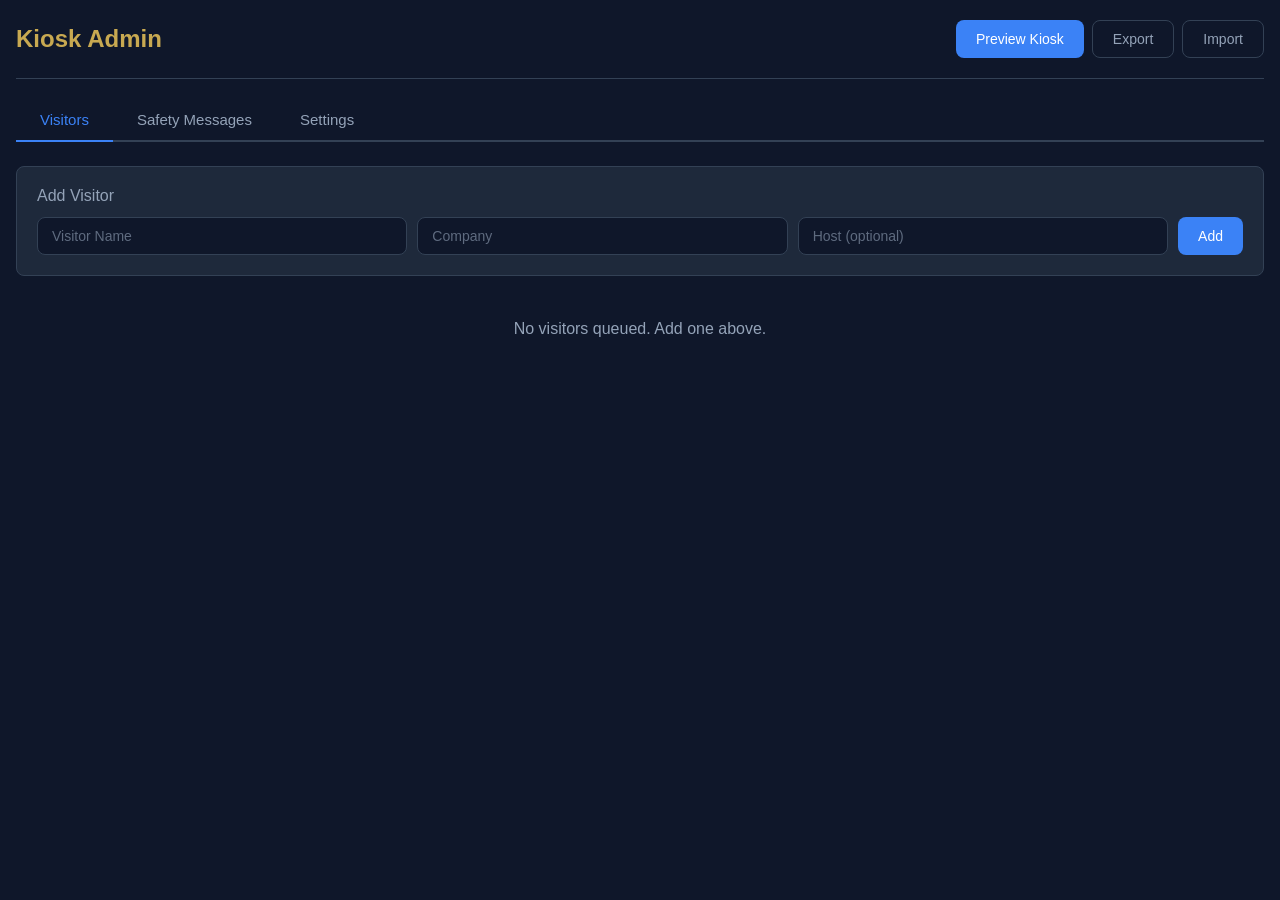
<file: magnet-safety-kiosk/admin.html>
<!DOCTYPE html>
<html lang="en">
<head>
  <meta charset="UTF-8">
  <meta name="viewport" content="width=device-width, initial-scale=1.0">
  <title>Kiosk Admin — Bunting Magnetics</title>
  <link rel="stylesheet" href="css/admin.css">
</head>
<body>
  <header>
    <h1>Kiosk Admin</h1>
    <div class="header-actions">
      <button id="btn-preview" class="btn btn-primary">Preview Kiosk</button>
      <button id="btn-export" class="btn btn-outline">Export</button>
      <label class="btn btn-outline">
        Import
        <input type="file" id="file-import" accept=".json" hidden>
      </label>
    </div>
  </header>

  <nav class="tabs">
    <button class="tab active" data-tab="visitors">Visitors</button>
    <button class="tab" data-tab="safety">Safety Messages</button>
    <button class="tab" data-tab="settings">Settings</button>
  </nav>

  <!-- VISITORS TAB -->
  <section id="tab-visitors" class="tab-content active">
    <div class="add-form">
      <h2>Add Visitor</h2>
      <div class="form-row">
        <input type="text" id="v-name" placeholder="Visitor Name" required>
        <input type="text" id="v-company" placeholder="Company">
        <input type="text" id="v-host" placeholder="Host (optional)">
        <button id="btn-add-visitor" class="btn btn-primary">Add</button>
      </div>
    </div>
    <div class="list" id="visitor-list">
      <!-- Populated by JS -->
    </div>
  </section>

  <!-- SAFETY MESSAGES TAB -->
  <section id="tab-safety" class="tab-content">
    <div class="add-form">
      <h2>Add Safety Message</h2>
      <div class="form-row">
        <input type="text" id="s-icon" placeholder="Icon/Emoji" maxlength="4" style="max-width:80px">
        <input type="text" id="s-text" placeholder="Safety message text" style="flex:3">
        <button id="btn-add-safety" class="btn btn-primary">Add</button>
      </div>
    </div>
    <div class="list" id="safety-list">
      <!-- Populated by JS -->
    </div>
  </section>

  <!-- SETTINGS TAB -->
  <section id="tab-settings" class="tab-content">
    <div class="settings-form">
      <h2>Display Settings</h2>
      <div class="setting-group">
        <label for="set-rotation">Visitor Rotation Interval</label>
        <select id="set-rotation">
          <option value="15000">15 seconds</option>
          <option value="30000">30 seconds</option>
          <option value="45000">45 seconds</option>
          <option value="60000">60 seconds</option>
        </select>
      </div>
      <div class="setting-group">
        <label for="set-ticker-speed">Ticker Scroll Speed</label>
        <select id="set-ticker-speed">
          <option value="slow">Slow</option>
          <option value="medium">Medium</option>
          <option value="fast">Fast</option>
        </select>
      </div>
      <div class="setting-group">
        <label for="set-tagline">Brand Tagline</label>
        <input type="text" id="set-tagline" placeholder="Innovative Magnetic Solutions">
      </div>
      <button id="btn-save-settings" class="btn btn-primary">Save Settings</button>
    </div>
  </section>

  <script src="js/storage.js"></script>
  <script src="js/admin.js"></script>
</body>
</html>
</file>
<file: magnet-safety-kiosk/css/kiosk.css>
/* kiosk.css — Full-screen kiosk display for 1920x1080 */

:root {
  --bg-primary: #0a1628;
  --bg-brand-bar: #001a33;
  --bg-ticker: #1a0a0a;
  --text-white: #ffffff;
  --text-light: #e0e0e0;
  --text-gold: #c8a951;
  --text-ticker: #ffd54f;
  --accent-blue: #003366;
  --accent-red: #cc3333;
  --ticker-divider: #ff6b35;
}

*, *::before, *::after {
  margin: 0;
  padding: 0;
  box-sizing: border-box;
}

html, body {
  width: 1920px;
  height: 1080px;
  overflow: hidden;
  font-family: 'Segoe UI', Arial, Helvetica, sans-serif;
  background: var(--bg-primary);
  color: var(--text-white);
  cursor: none;
}

/* === ZONE LAYOUT === */
body {
  display: flex;
  flex-direction: column;
}

#welcome-zone {
  flex: 0 0 75%;
  display: flex;
  align-items: center;
  justify-content: center;
  position: relative;
  overflow: hidden;
  background: linear-gradient(160deg, #0a1628 0%, #0d1f3c 40%, #132d54 100%);
}

#brand-bar {
  flex: 0 0 5%;
  display: flex;
  align-items: center;
  justify-content: center;
  gap: 24px;
  background: var(--bg-brand-bar);
  border-top: 2px solid var(--text-gold);
  border-bottom: 2px solid var(--accent-red);
  font-size: 22px;
  font-weight: 500;
  letter-spacing: 2px;
  color: var(--text-light);
  text-transform: uppercase;
}

#brand-bar .separator {
  color: var(--text-gold);
}

#ticker-zone {
  flex: 0 0 20%;
  overflow: hidden;
  display: flex;
  align-items: center;
  background: linear-gradient(180deg, #1a0a0a 0%, #0d0505 100%);
  position: relative;
}

/* === WELCOME ZONE === */
#slide-container {
  position: relative;
  width: 100%;
  height: 100%;
  display: flex;
  align-items: center;
  justify-content: center;
}

.slide {
  position: absolute;
  inset: 0;
  display: flex;
  flex-direction: column;
  align-items: center;
  justify-content: center;
  opacity: 0;
  transition: opacity 0.6s ease-in-out;
  pointer-events: none;
}

.slide.active {
  opacity: 1;
  pointer-events: auto;
}

.logo-container {
  margin-bottom: 40px;
}

.bunting-logo {
  width: 400px;
  height: 80px;
  filter: drop-shadow(0 4px 12px rgba(0,0,0,0.5));
}

/* Default slide */
#default-slide h1 {
  font-size: 72px;
  font-weight: 300;
  letter-spacing: 4px;
  color: var(--text-gold);
  text-align: center;
  max-width: 1400px;
  line-height: 1.2;
  margin-bottom: 20px;
  text-shadow: 0 2px 8px rgba(0,0,0,0.6);
}

#default-slide .location {
  font-size: 32px;
  font-weight: 300;
  color: var(--text-light);
  letter-spacing: 6px;
  text-transform: uppercase;
  opacity: 0.7;
}

/* Visitor slide */
.welcome-label {
  font-size: 36px;
  font-weight: 300;
  color: var(--text-light);
  letter-spacing: 3px;
  margin-bottom: 24px;
  opacity: 0.8;
}

#visitor-name {
  font-size: 96px;
  font-weight: 700;
  color: var(--text-white);
  text-align: center;
  max-width: 1600px;
  line-height: 1.1;
  margin-bottom: 16px;
  text-shadow: 0 4px 16px rgba(0,0,0,0.5);
}

#visitor-company {
  font-size: 56px;
  font-weight: 300;
  color: var(--text-gold);
  text-align: center;
  max-width: 1400px;
  letter-spacing: 2px;
}

.host-info {
  font-size: 28px;
  font-weight: 300;
  color: var(--text-light);
  margin-top: 24px;
  opacity: 0.7;
}

/* === SAFETY TICKER === */
.ticker-track {
  display: flex;
  align-items: center;
  white-space: nowrap;
  will-change: transform;
  animation: ticker-scroll var(--ticker-duration, 60s) linear infinite;
}

.ticker-message {
  display: inline-flex;
  align-items: center;
  gap: 16px;
  padding: 0 48px;
  font-size: 34px;
  font-weight: 500;
  color: var(--text-ticker);
  line-height: 1.3;
  flex-shrink: 0;
}

.ticker-message .icon {
  font-size: 42px;
  flex-shrink: 0;
}

.ticker-divider {
  display: inline-flex;
  align-items: center;
  padding: 0 24px;
  font-size: 28px;
  color: var(--ticker-divider);
  flex-shrink: 0;
  opacity: 0.6;
}

@keyframes ticker-scroll {
  0% { transform: translateX(0); }
  100% { transform: translateX(-50%); }
}

/* === BRAND SLIDE VARIANTS === */
.slide-variant-1 { background: linear-gradient(160deg, #0a1628 0%, #0d1f3c 40%, #132d54 100%); }
.slide-variant-2 { background: linear-gradient(160deg, #0a1628 0%, #1a2a40 40%, #0d3a5c 100%); }
.slide-variant-3 { background: linear-gradient(160deg, #0f1a2e 0%, #162040 40%, #1a3050 100%); }

/* === ANTI BURN-IN === */
@keyframes subtle-shift {
  0%, 100% { transform: translate(0, 0); }
  25% { transform: translate(2px, 1px); }
  50% { transform: translate(-1px, 2px); }
  75% { transform: translate(1px, -1px); }
}

#slide-container {
  animation: subtle-shift 120s ease-in-out infinite;
}

/* === LOADING STATE === */
.loading {
  opacity: 0.3;
  transition: opacity 0.5s;
}

.loaded {
  opacity: 1;
  transition: opacity 0.5s;
}
</file>
<file: magnet-safety-kiosk/css/admin.css>
/* admin.css — Mobile-responsive admin panel */

:root {
  --bg: #0f172a;
  --surface: #1e293b;
  --border: #334155;
  --text: #f1f5f9;
  --text-muted: #94a3b8;
  --primary: #3b82f6;
  --primary-hover: #2563eb;
  --danger: #ef4444;
  --danger-hover: #dc2626;
  --success: #22c55e;
  --gold: #c8a951;
  --radius: 8px;
}

*, *::before, *::after {
  margin: 0;
  padding: 0;
  box-sizing: border-box;
}

body {
  font-family: 'Segoe UI', -apple-system, sans-serif;
  background: var(--bg);
  color: var(--text);
  min-height: 100vh;
  padding: 0 16px 32px;
}

/* === HEADER === */
header {
  display: flex;
  align-items: center;
  justify-content: space-between;
  padding: 20px 0;
  border-bottom: 1px solid var(--border);
  flex-wrap: wrap;
  gap: 12px;
}

header h1 {
  font-size: 24px;
  font-weight: 600;
  color: var(--gold);
}

.header-actions {
  display: flex;
  gap: 8px;
  flex-wrap: wrap;
}

/* === BUTTONS === */
.btn {
  display: inline-flex;
  align-items: center;
  justify-content: center;
  padding: 10px 20px;
  border: none;
  border-radius: var(--radius);
  font-size: 14px;
  font-weight: 500;
  cursor: pointer;
  transition: all 0.15s;
  white-space: nowrap;
}

.btn-primary {
  background: var(--primary);
  color: white;
}
.btn-primary:hover { background: var(--primary-hover); }

.btn-outline {
  background: transparent;
  border: 1px solid var(--border);
  color: var(--text-muted);
}
.btn-outline:hover {
  border-color: var(--primary);
  color: var(--text);
}

.btn-danger {
  background: transparent;
  border: 1px solid var(--danger);
  color: var(--danger);
  padding: 6px 12px;
  font-size: 13px;
}
.btn-danger:hover { background: var(--danger); color: white; }

.btn-sm {
  padding: 6px 12px;
  font-size: 13px;
}

/* === TABS === */
.tabs {
  display: flex;
  gap: 0;
  margin-top: 20px;
  border-bottom: 2px solid var(--border);
}

.tab {
  padding: 12px 24px;
  background: none;
  border: none;
  color: var(--text-muted);
  font-size: 15px;
  font-weight: 500;
  cursor: pointer;
  border-bottom: 2px solid transparent;
  margin-bottom: -2px;
  transition: all 0.15s;
}

.tab:hover { color: var(--text); }

.tab.active {
  color: var(--primary);
  border-bottom-color: var(--primary);
}

/* === TAB CONTENT === */
.tab-content {
  display: none;
  padding: 24px 0;
}

.tab-content.active {
  display: block;
}

/* === FORMS === */
.add-form {
  background: var(--surface);
  border: 1px solid var(--border);
  border-radius: var(--radius);
  padding: 20px;
  margin-bottom: 24px;
}

.add-form h2 {
  font-size: 16px;
  font-weight: 500;
  margin-bottom: 12px;
  color: var(--text-muted);
}

.form-row {
  display: flex;
  gap: 10px;
  flex-wrap: wrap;
}

.form-row input {
  flex: 1;
  min-width: 140px;
}

input, select, textarea {
  padding: 10px 14px;
  background: var(--bg);
  border: 1px solid var(--border);
  border-radius: var(--radius);
  color: var(--text);
  font-size: 14px;
  font-family: inherit;
}

input:focus, select:focus, textarea:focus {
  outline: none;
  border-color: var(--primary);
}

input::placeholder { color: var(--text-muted); opacity: 0.6; }

/* === LIST ITEMS === */
.list {
  display: flex;
  flex-direction: column;
  gap: 8px;
}

.list-item {
  display: flex;
  align-items: center;
  gap: 12px;
  padding: 14px 16px;
  background: var(--surface);
  border: 1px solid var(--border);
  border-radius: var(--radius);
  transition: border-color 0.15s;
}

.list-item:hover {
  border-color: var(--primary);
}

.list-item.inactive {
  opacity: 0.4;
}

.list-item .item-content {
  flex: 1;
  min-width: 0;
}

.list-item .item-name {
  font-size: 16px;
  font-weight: 500;
}

.list-item .item-detail {
  font-size: 13px;
  color: var(--text-muted);
  margin-top: 2px;
}

.list-item .item-icon {
  font-size: 28px;
  flex-shrink: 0;
  width: 40px;
  text-align: center;
}

.item-actions {
  display: flex;
  gap: 6px;
  flex-shrink: 0;
}

/* Toggle switch */
.toggle {
  position: relative;
  width: 44px;
  height: 24px;
  flex-shrink: 0;
}

.toggle input {
  opacity: 0;
  width: 0;
  height: 0;
  position: absolute;
}

.toggle-slider {
  position: absolute;
  inset: 0;
  background: var(--border);
  border-radius: 24px;
  cursor: pointer;
  transition: background 0.2s;
}

.toggle-slider::before {
  content: '';
  position: absolute;
  width: 18px;
  height: 18px;
  left: 3px;
  top: 3px;
  background: white;
  border-radius: 50%;
  transition: transform 0.2s;
}

.toggle input:checked + .toggle-slider {
  background: var(--success);
}

.toggle input:checked + .toggle-slider::before {
  transform: translateX(20px);
}

/* === SETTINGS === */
.settings-form {
  background: var(--surface);
  border: 1px solid var(--border);
  border-radius: var(--radius);
  padding: 24px;
  max-width: 500px;
}

.settings-form h2 {
  font-size: 16px;
  font-weight: 500;
  margin-bottom: 20px;
  color: var(--text-muted);
}

.setting-group {
  margin-bottom: 16px;
}

.setting-group label {
  display: block;
  font-size: 14px;
  font-weight: 500;
  margin-bottom: 6px;
  color: var(--text);
}

.setting-group input,
.setting-group select {
  width: 100%;
}

/* === TOAST === */
.toast {
  position: fixed;
  bottom: 24px;
  right: 24px;
  padding: 12px 24px;
  background: var(--success);
  color: white;
  border-radius: var(--radius);
  font-size: 14px;
  font-weight: 500;
  opacity: 0;
  transform: translateY(10px);
  transition: all 0.3s;
  z-index: 999;
  pointer-events: none;
}

.toast.visible {
  opacity: 1;
  transform: translateY(0);
}

/* === RESPONSIVE === */
@media (max-width: 768px) {
  header {
    flex-direction: column;
    align-items: flex-start;
  }

  .form-row {
    flex-direction: column;
  }

  .form-row input {
    min-width: 100%;
  }

  .list-item {
    flex-wrap: wrap;
  }

  .item-actions {
    width: 100%;
    justify-content: flex-end;
    margin-top: 8px;
  }

  .tab {
    padding: 12px 16px;
    font-size: 14px;
  }
}

@media (max-width: 480px) {
  .tabs {
    overflow-x: auto;
  }

  .tab {
    padding: 10px 12px;
    font-size: 13px;
  }
}
</file>
